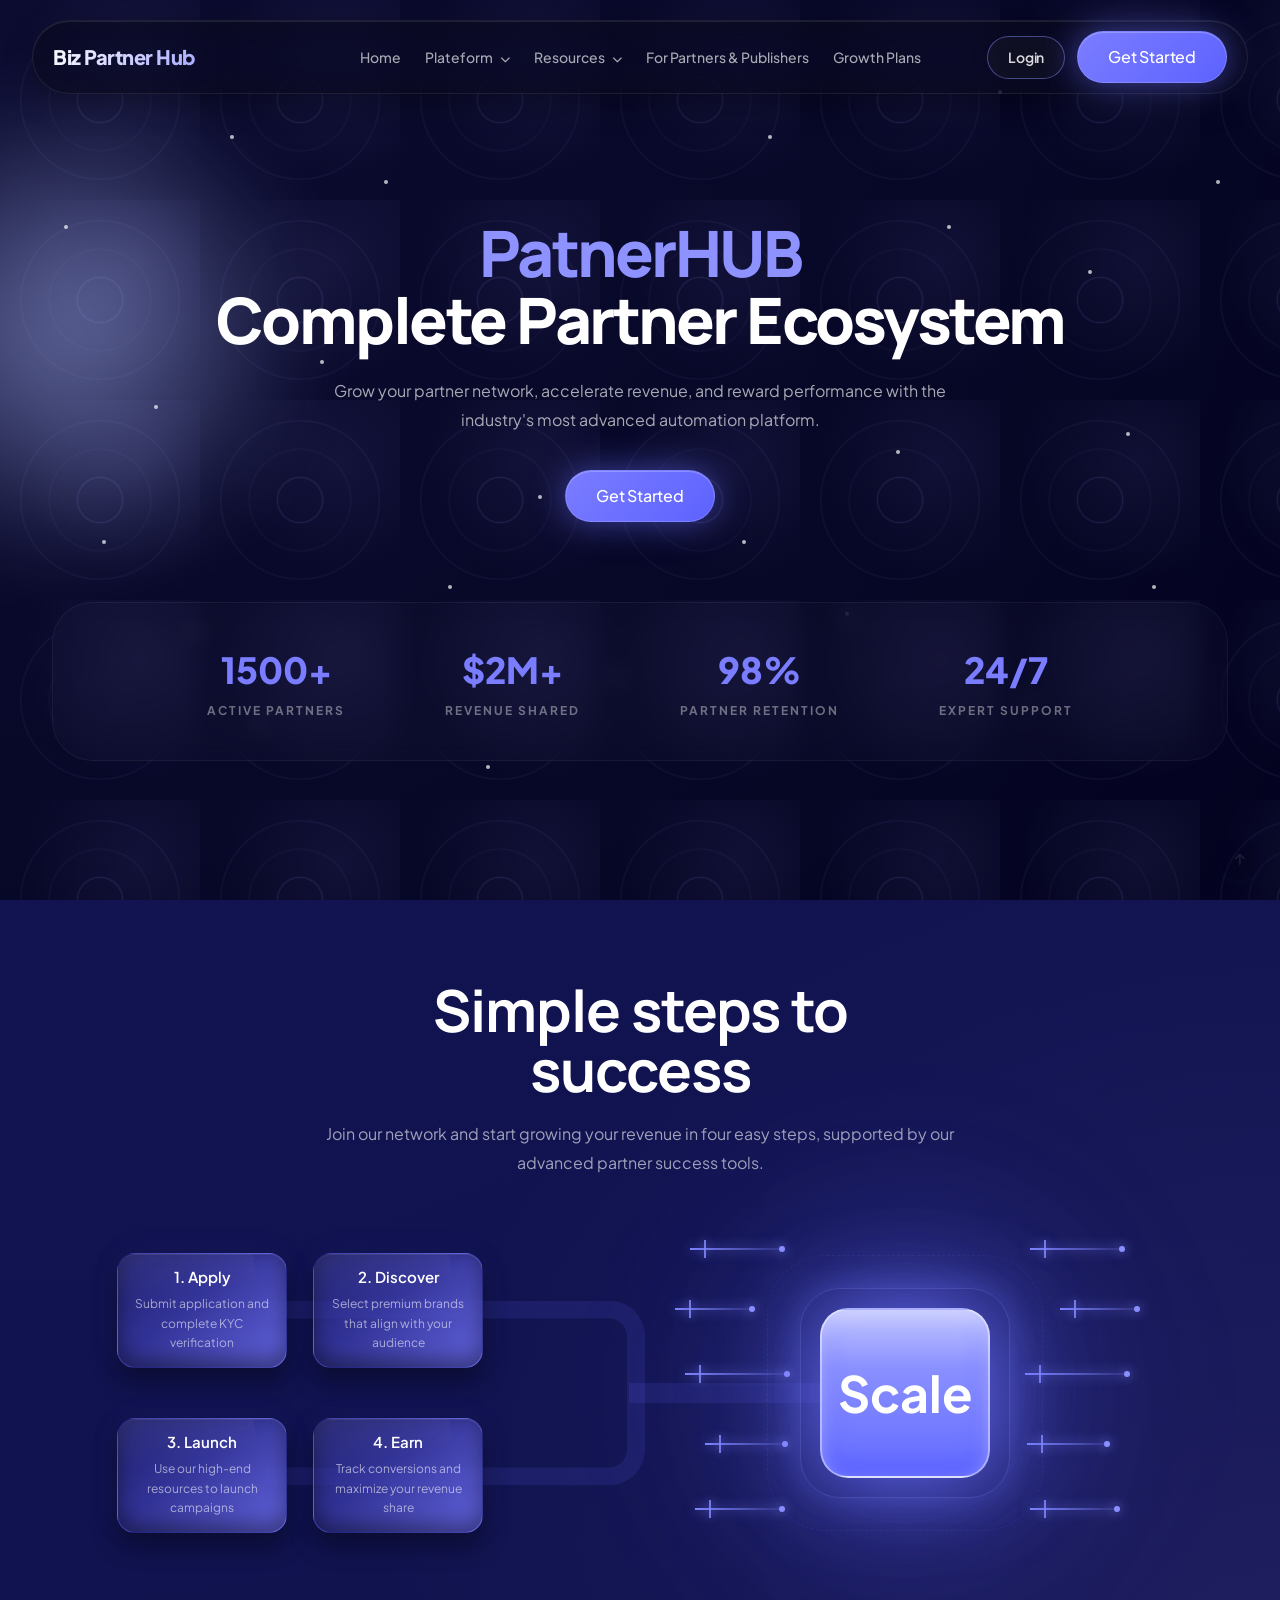
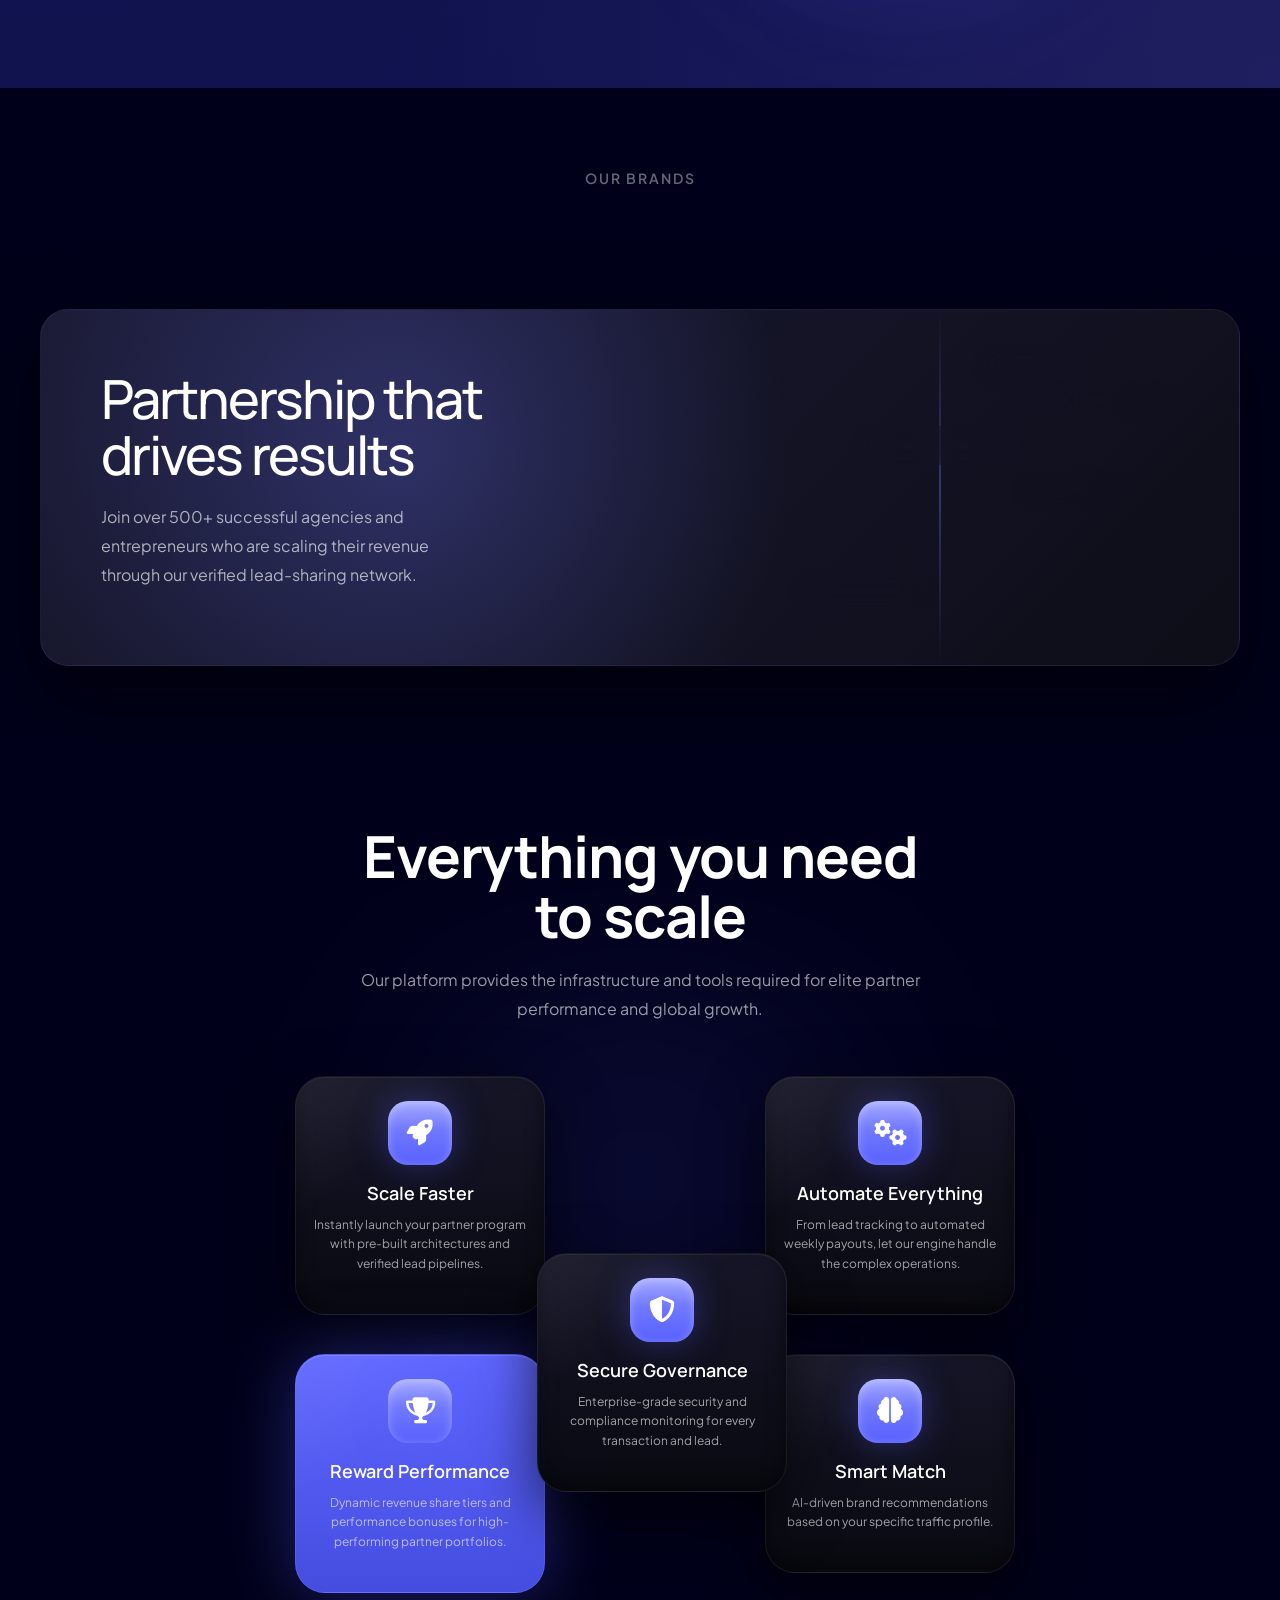
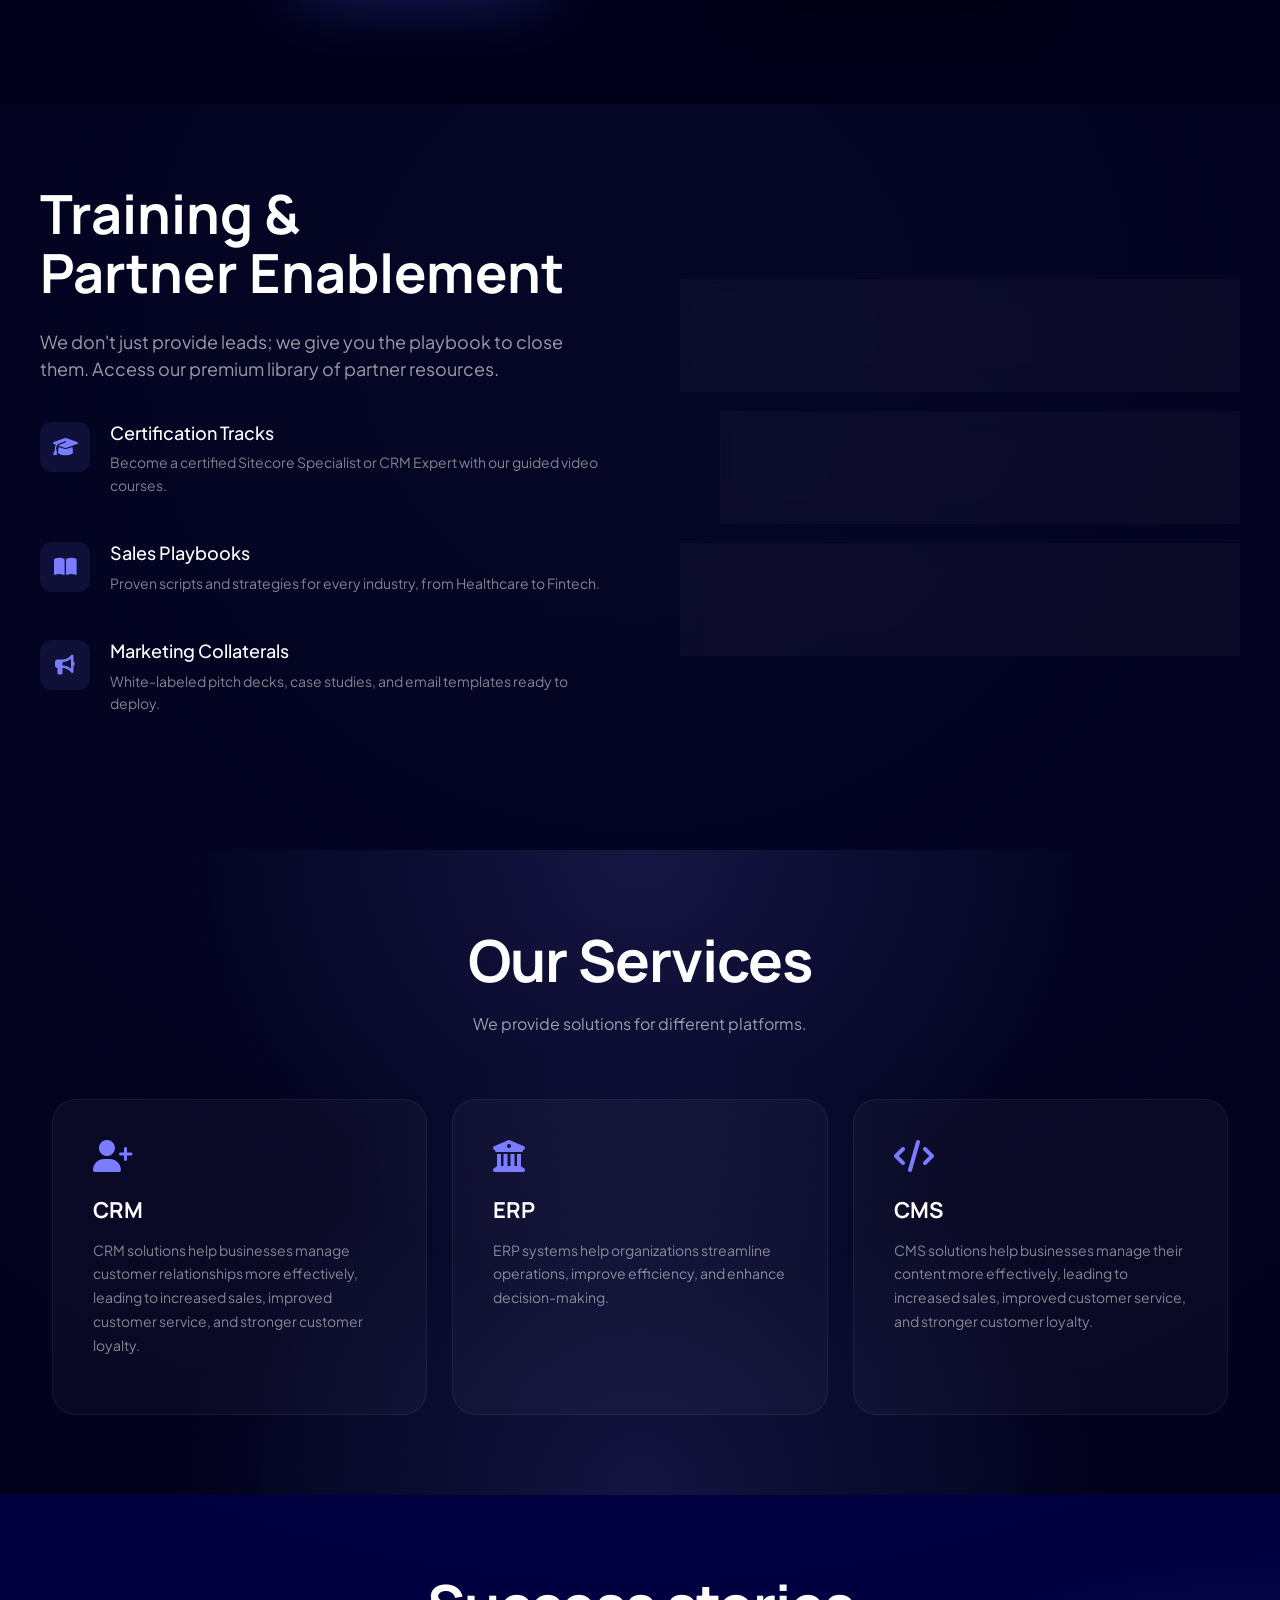
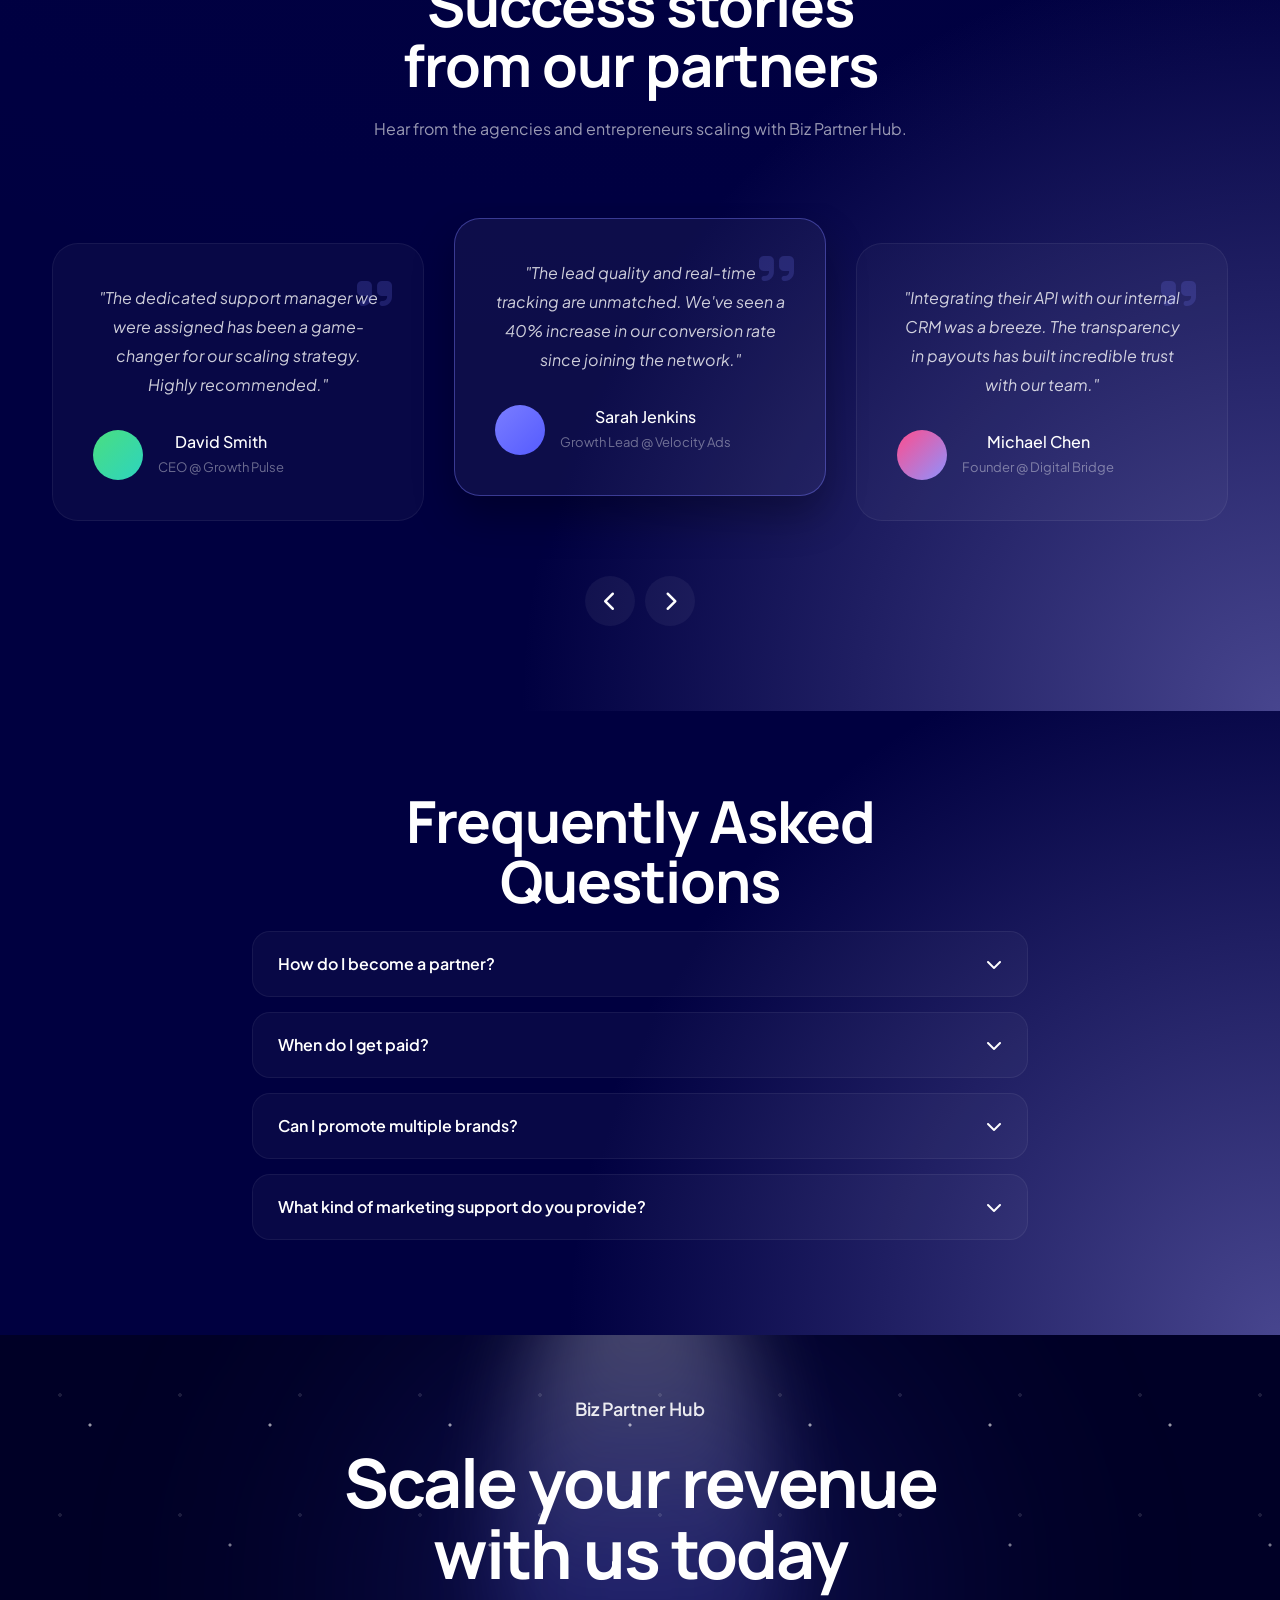
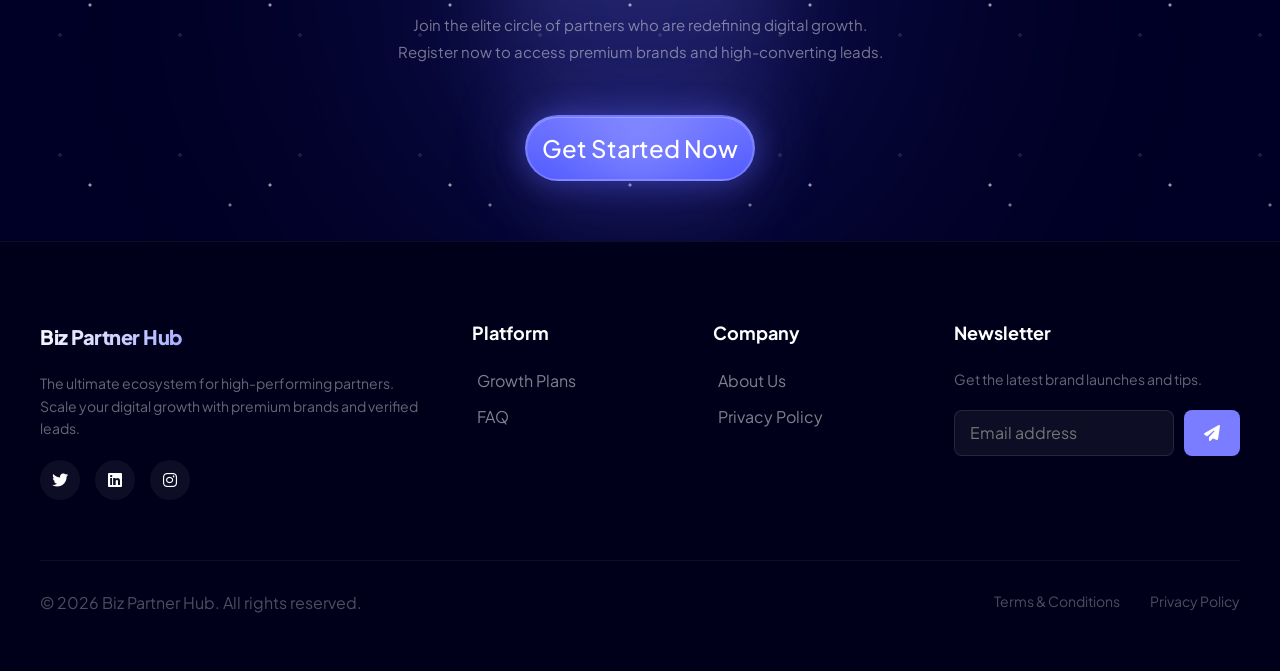
<file: index.html>
<!DOCTYPE html>
<html lang="en">

<head>
  <meta charset="UTF-8">
  <meta name="viewport" content="width=device-width, initial-scale=1.0">
  <title>Biz Partner Hub | Premium Partner Portal</title>
  <link href="https://fonts.googleapis.com/css2?family=Plus+Jakarta+Sans:wght@300;400;500;600;700;800&display=swap"
    rel="stylesheet">
  <link rel="stylesheet" href="https://cdnjs.cloudflare.com/ajax/libs/font-awesome/6.4.0/css/all.min.css">
  <!-- Owl Carousel 2 -->
  <link rel="stylesheet" href="https://cdnjs.cloudflare.com/ajax/libs/OwlCarousel2/2.3.4/assets/owl.carousel.min.css">
  <link rel="stylesheet"
    href="https://cdnjs.cloudflare.com/ajax/libs/OwlCarousel2/2.3.4/assets/owl.theme.default.min.css">

  <link href="https://cdn.jsdelivr.net/npm/bootstrap@5.3.3/dist/css/bootstrap.min.css" rel="stylesheet">

  <link rel="stylesheet" href="css/style.css">
</head>

<body>
  
  <header class="partner-navbar">
    <div class="navbar-container">
      <a href="#" class="logo-brand">
        <span>Biz Partner Hub</span>
      </a>

      <nav class="nav-links">
        <a href="index.html">Home</a>

        <div class="nav-item-dropdown">
          <a href="#" class="dropdown-trigger">Plateform <i class="fa-solid fa-chevron-down"></i></a>
          <div class="dropdown-menu">
            <!-- <a href="#partners"><i class="fa-solid fa-handshake"></i> Our Clients</a>
            <a href="#benefits"><i class="fa-solid fa-star"></i> Partner Benefits</a>
            <a href="#how-it-works"><i class="fa-solid fa-circle-play"></i> How It Works</a> -->

            <div class="plateform">
              <!-- LEFT SIDE -->
              <div class="plateform-left">
                <span class="tag">PLATFORM FEATURES</span>

                <h3>
                  One platform to power your partner ecosystem
                </h3>

                <!-- <a href="#" class="demo-btn">
                  <i class="fa-solid fa-play"></i>
                  Watch platform demo
                </a> -->
              </div>

              <!-- RIGHT SIDE -->
              <div class="plateform-right">

                <div class="plateform-feature-grid">

                  <div class="feature-card">
                    <div class="feature-card-icon-div">
                      <i class="fa-solid fa-user-plus"></i>
                      <p class="feature-card-number">01</p>
                    </div>
                    <h4>Recruit</h4>
                    <p>Attract high-quality partners</p>
                  </div>

                  <div class="feature-card">
                    <div class="feature-card-icon-div">
                      <i class="fa-solid fa-toggle-on"></i>
                      <p class="feature-card-number">02</p>
                    </div>
                    <h4>Activate</h4>
                    <p>Enable partner onboarding</p>
                  </div>

                  <div class="feature-card">
                    <div class="feature-card-icon-div">
                      <i class="fa-solid fa-chart-line"></i>
                      <p class="feature-card-number">03</p>
                    </div>
                    <h4>Track</h4>
                    <p>Monitor partner performance</p>
                  </div>

                  <div class="feature-card">
                    <div class="feature-card-icon-div">
                      <i class="fa-solid fa-coins"></i>
                      <p class="feature-card-number">04</p>
                    </div>
                    <h4>Rewards</h4>
                    <p>Manage rewards & payouts</p>
                  </div>

                  <div class="feature-card">
                    <div class="feature-card-icon-div">
                      <i class="fa-solid fa-gauge-high"></i>
                      <p class="feature-card-number">05</p>
                    </div>
                    <h4>Optimize</h4>
                    <p>Improve growth insights</p>
                  </div>

                </div>

                <!-- AI BOX -->
                <div class="ai-box">
                  <div class="ai-circle">AI</div>

                  <div class="ai-text">
                    <h3>Biz Partner Hub AI</h3>
                    <p>
                      Find the right partners, start the right conversations
                      and capture every opportunity.
                    </p>
                  </div>
                </div>

              </div>

            </div>
          </div>
        </div>
        <div class="nav-item-dropdown">
          <a href="#" class="dropdown-trigger">Resources <i class="fa-solid fa-chevron-down"></i></a>
          <div class="dropdown-menu">
            <a href="#expertise"><i class="fa-solid fa-book-open"></i> Guide Center</a>
          </div>
        </div>

        <!-- <div class="nav-item-dropdown">
          <a href="#solutions" class="dropdown-trigger">Solutions <i class="fa-solid fa-chevron-down"></i></a>
          <div class="dropdown-menu">
            <a href="service-detail.html"><i class="fa-solid fa-cart-shopping"></i> E-commerce Solutions</a>
            <a href="#"><i class="fa-solid fa-rocket"></i> SaaS & B2B Systems</a>
            <a href="#"><i class="fa-solid fa-building"></i> Real Estate Tech</a>
            <a href="#"><i class="fa-solid fa-vault"></i> Fintech Architect</a>
            <a href="#"><i class="fa-solid fa-robot"></i> AI Automation</a>
          </div>
        </div> -->
        <a href="#">For Partners & Publishers</a>
        <a href="pricing-plans.html">Growth Plans</a>
      </nav>

      <div class="nav-actions">
        <a href="./login.html" class="btn nav-login">Login</a>
        <!-- <a href="#" class="nav-demo-btn">Book Demo</a> -->
        <a href="register.html" class="btn btn-primary">Get Started</a>
      </div>

      <div class="menu-toggle">
        <i class="fa-solid fa-bars"></i>
      </div>
    </div>
  </header>

  <section class="hero citi-texture section-space">
    <div class="glow-left"></div>

    <div class="particles">
      <span style="left:8%; top:60%; animation-delay:1s;"></span>
      <span style="left:15%; top:70%; animation-delay:2s;"></span>
      <span style="left:25%; top:40%; animation-delay:3s;"></span>
      <span style="left:35%; top:65%; animation-delay:4s;"></span>
      <span style="left:55%; top:35%; animation-delay:5s;"></span>
      <span style="left:70%; top:50%; animation-delay:2s;"></span>
      <span style="left:85%; top:30%; animation-delay:4s;"></span>
      <span style="left:90%; top:65%; animation-delay:6s;"></span>
      <span style="left:5%; top:25%; animation-delay:1.5s;"></span>
      <span style="left:12%; top:45%; animation-delay:2.5s;"></span>
      <span style="left:20%; top:80%; animation-delay:3.5s;"></span>
      <span style="left:30%; top:20%; animation-delay:4.5s;"></span>
      <span style="left:42%; top:55%; animation-delay:5.5s;"></span>
      <span style="left:48%; top:75%; animation-delay:6.5s;"></span>
      <span style="left:60%; top:15%; animation-delay:2.2s;"></span>
      <span style="left:66%; top:68%; animation-delay:3.2s;"></span>
      <span style="left:74%; top:25%; animation-delay:4.2s;"></span>
      <span style="left:80%; top:78%; animation-delay:5.2s;"></span>
      <span style="left:88%; top:48%; animation-delay:6.2s;"></span>
      <span style="left:95%; top:20%; animation-delay:7s;"></span>
      <span style="left:18%; top:15%; animation-delay:2.8s;"></span>
      <span style="left:38%; top:85%; animation-delay:4.8s;"></span>
      <span style="left:58%; top:60%; animation-delay:3.8s;"></span>
      <span style="left:78%; top:10%; animation-delay:5.8s;"></span>
    </div>

    <div class="container">
      <div class="hero-content">
        <h1><span>PatnerHUB</span> <br> Complete Partner Ecosystem</h1>
        <p>
          Grow your partner network, accelerate revenue, and reward performance with the industry's most advanced
          automation platform.
        </p>
        <div class="buttons">
          <a href="register.html" class="btn btn-primary">Get Started</a>
          <a href="#" class="btn login-btn">Log in</a>
          <!-- <a href="login.html" class="btn">Partner Portal</a> -->
        </div>
      </div>

      <!-- Stats Section (New from Reference) -->
      <div class="stats-counter-bar">
        <div class="stat-box">
          <div class="num">1500+</div>
          <div class="label">Active Partners</div>
        </div>
        <div class="stat-box">
          <div class="num">$2M+</div>
          <div class="label">Revenue Shared</div>
        </div>
        <div class="stat-box">
          <div class="num">98%</div>
          <div class="label">Partner Retention</div>
        </div>
        <div class="stat-box">
          <div class="num">24/7</div>
          <div class="label">Expert Support</div>
        </div>
      </div>

    </div>
  </section>

  <section class="ai-platform-section section-space" id="how-it-works">
    <div class="ai-platform-container">
      <div class="foundation-header">
        <h2>Simple steps to success</h2>
        <p>
          Join our network and start growing your revenue in four easy steps, supported by our advanced partner success
          tools.
        </p>
      </div>

      <div class="incident-layout">
        <div class="incident-left-grid">
          <div class="mini-card card-a">
            <h4>1. Apply</h4>
            <p>Submit application and complete KYC verification</p>
          </div>

          <div class="mini-card card-b">
            <h4>2. Discover</h4>
            <p>Select premium brands that align with your audience</p>
          </div>

          <div class="mini-card card-c">
            <h4>3. Launch</h4>
            <p>Use our high-end resources to launch campaigns</p>
          </div>

          <div class="mini-card card-d">
            <h4>4. Earn</h4>
            <p>Track conversions and maximize your revenue share</p>
          </div>

          <div class="bridge-shape"></div>
          <div class="bridge-shape-two"></div>
        </div>

        <div class="incident-right-core">
          <div class="core-glow"></div>
          <div class="ring-line ring-line-1"></div>
          <div class="ring-line ring-line-2"></div>

          <div class="chip-core">
            <span>Scale</span>
          </div>

          <div class="wire wire-1"></div>
          <div class="wire wire-2"></div>
          <div class="wire wire-3"></div>
          <div class="wire wire-4"></div>
          <div class="wire wire-5"></div>
          <div class="wire wire-6"></div>
          <div class="wire wire-7"></div>
          <div class="wire wire-8"></div>
          <div class="wire wire-9"></div>
          <div class="wire wire-10"></div>
        </div>
      </div>
    </div>
  </section>

  <section class="partners-section section-space" id="partners">
    <div class="partners-wrapper">
      <section class="integrations-logos-section">
        <p
          style="color: rgba(255,255,255,0.4); font-size: 14px; font-weight: 600; text-transform: uppercase; letter-spacing: 2px;">
          Our Brands</p>
        <div class="integrations-logos-grid owl-carousel owl-theme">
          <span>SALESFORCE</span>
          <span>HUBSPOT</span>
          <span>SLACK</span>
          <span>MAILCHIMP</span>
          <span>ZAPIER</span>
          <span>SHOPIFY</span>
          <span>ADOBE</span>
          <span>INTERCOM</span>
          <span>STRIPE</span>
        </div>
      </section>

      <div class="issues-card">
        <div class="issues-left">
          <h2>Partnership that<br>drives results</h2>
          <p>
            Join over 500+ successful agencies and entrepreneurs who are scaling their revenue through our verified
            lead-sharing network.
          </p>
        </div>

        <div class="issues-right">
          <div class="timeline-line"></div>

          <div class="floating-node node-1">Global Reach</div>
          <div class="floating-node node-2 active">Premium Revenue Share</div>
          <div class="floating-node node-3">Dedicated Support</div>
          <div class="floating-node node-4">Real-time CRM</div>
          <div class="floating-node node-5">Verified Leads</div>
        </div>
      </div>
    </div>
  </section>

  <section class="foundation-section section-space" id="benefits">
    <div class="foundation-container">
      <div class="foundation-header">
        <h2>Everything you need <br> to scale</h2>
        <p>Our platform provides the infrastructure and tools required for elite partner performance and global growth.
        </p>
      </div>
      <div class="foundation-grid">
        <div class="foundation-card insights-card">
          <div class="icon-wrap">
            <div class="icon-box">
              <i class="fa-solid fa-rocket"></i>
            </div>
          </div>
          <h3>Scale Faster</h3>
          <p>Instantly launch your partner program with pre-built architectures and verified lead pipelines.</p>
        </div>

        <div class="foundation-card catalog-card">
          <div class="icon-wrap">
            <div class="icon-box">
              <i class="fa-solid fa-gears"></i>
            </div>
          </div>
          <h3>Automate Everything</h3>
          <p>From lead tracking to automated weekly payouts, let our engine handle the complex operations.</p>
        </div>

        <div class="foundation-card integrations-card active-card">
          <div class="icon-wrap">
            <div class="icon-box">
              <i class="fa-solid fa-trophy"></i>
            </div>
          </div>
          <h3>Reward Performance</h3>
          <p>Dynamic revenue share tiers and performance bonuses for high-performing partner portfolios.</p>
        </div>

        <div class="foundation-card workflows-card">
          <div class="icon-wrap">
            <div class="icon-box">
              <i class="fa-solid fa-shield-halved"></i>
            </div>
          </div>
          <h3>Secure Governance</h3>
          <p>Enterprise-grade security and compliance monitoring for every transaction and lead.</p>
        </div>

        <div class="foundation-card ai-card">
          <div class="icon-wrap">
            <div class="icon-box">
              <i class="fa-solid fa-brain"></i>
            </div>
          </div>
          <h3>Smart Match</h3>
          <p>AI-driven brand recommendations based on your specific traffic profile.</p>
        </div>
      </div>
    </div>
  </section>

  <section class="enablement-section section-space" id="enablement">
    <div class="enablement-container">
      <div class="enablement-content">
        <h2>Training & <br> Partner Enablement</h2>
        <p style="color: rgba(255,255,255,0.6); font-size: 18px;">We don't just provide leads; we give you the playbook
          to close them. Access our premium library of partner resources.</p>

        <div class="enablement-list">
          <div class="enablement-item">
            <div class="enablement-icon"><i class="fa-solid fa-graduation-cap"></i></div>
            <div class="enablement-text">
              <h4>Certification Tracks</h4>
              <p>Become a certified Sitecore Specialist or CRM Expert with our guided video courses.</p>
            </div>
          </div>
          <div class="enablement-item">
            <div class="enablement-icon"><i class="fa-solid fa-book-open"></i></div>
            <div class="enablement-text">
              <h4>Sales Playbooks</h4>
              <p>Proven scripts and strategies for every industry, from Healthcare to Fintech.</p>
            </div>
          </div>
          <div class="enablement-item">
            <div class="enablement-icon"><i class="fa-solid fa-bullhorn"></i></div>
            <div class="enablement-text">
              <h4>Marketing Collaterals</h4>
              <p>White-labeled pitch decks, case studies, and email templates ready to deploy.</p>
            </div>
          </div>
        </div>
        <!-- <a href="#" class="btn btn-primary">Browse Library</a> -->
      </div>

      <div class="enablement-visual">
        <div class="resource-card">
          <div class="resource-thumb"><i class="fa-solid fa-file-pdf"></i></div>
          <div class="resource-info">
            <h5>Biz Guide</h5>
            <span>PDF • 4.2 MB</span>
          </div>
          <a href="#" class="download-btn"><i class="fa-solid fa-download"></i></a>
        </div>

        <div class="resource-card" style="margin-left: 40px;">
          <div class="resource-thumb" style="color: #ff4d8d;"><i class="fa-solid fa-video"></i></div>
          <div class="resource-info">
            <h5>Biz Training</h5>
            <span>Video • 18:45</span>
          </div>
          <a href="#" class="download-btn"><i class="fa-solid fa-play"></i></a>
        </div>

        <div class="resource-card">
          <div class="resource-thumb" style="color: #4ade80;"><i class="fa-solid fa-file-powerpoint"></i></div>
          <div class="resource-info">
            <h5>Biz Pitch Deck</h5>
            <span>PPTX • 12.8 MB</span>
          </div>
          <a href="#" class="download-btn"><i class="fa-solid fa-download"></i></a>
        </div>
      </div>
    </div>
  </section>

  <section class="expertise-section section-space" id="expertise">
    <div class="container">
      <div class="foundation-header">
        <h2>Our Services</h2>
        <p>We provide solutions for different platforms.</p>
      </div>

      <div class="expertise-grid">
        <div class="expertise-card">
          <i class="fa-solid fa-user-plus"></i>
          <h3>CRM</h3>
          <p>CRM solutions help businesses manage customer relationships more effectively, leading to increased sales, improved customer service, and stronger customer loyalty.</p>
        </div>

        <div class="expertise-card">
          <i class="fa-solid fa-building-columns"></i>
          <h3>ERP</h3>
          <p>ERP systems help organizations streamline operations, improve efficiency, and enhance decision-making.</p>
        </div>

        <div class="expertise-card">
          <i class="fa-solid fa-code"></i>
          <h3>CMS</h3>
          <p>CMS solutions help businesses manage their content more effectively, leading to increased sales, improved customer service, and stronger customer loyalty.</p>
        </div>

      </div>
    </div>
  </section>

  <section class="testimonials-section section-space">
    <div class="container">
      <div class="foundation-header">
        <h2>Success stories <br> from our partners</h2>
        <p>Hear from the agencies and entrepreneurs scaling with Biz Partner Hub.</p>
      </div>

      <div class="testimonial-grid owl-carousel owl-theme">
        <div class="testimonial-card">
          <i class="fa-solid fa-quote-right quote-icon"></i>
          <p class="testimonial-text">"The lead quality and real-time tracking are unmatched. We've seen a 40% increase
            in our conversion rate since joining the network."</p>
          <div class="testimonial-author">
            <div class="author-avatar"></div>
            <div class="author-info">
              <h5>Sarah Jenkins</h5>
              <span>Growth Lead @ Velocity Ads</span>
            </div>
          </div>
        </div>

        <div class="testimonial-card">
          <i class="fa-solid fa-quote-right quote-icon"></i>
          <p class="testimonial-text">"Integrating their API with our internal CRM was a breeze. The transparency in
            payouts has built incredible trust with our team."</p>
          <div class="testimonial-author">
            <div class="author-avatar" style="background: linear-gradient(135deg, #ff4d8d, #8e92ff);"></div>
            <div class="author-info">
              <h5>Michael Chen</h5>
              <span>Founder @ Digital Bridge</span>
            </div>
          </div>
        </div>

        <div class="testimonial-card">
          <i class="fa-solid fa-quote-right quote-icon"></i>
          <p class="testimonial-text">"Access to premium fashion brands has completely changed our portfolio. The
            marketing assets provided are world-class."</p>
          <div class="testimonial-author">
            <div class="author-avatar" style="background: linear-gradient(135deg, #6366f1, #a855f7);"></div>
            <div class="author-info">
              <h5>Elena Rodriguez</h5>
              <span>Director @ Luxe Media</span>
            </div>
          </div>
        </div>

        <div class="testimonial-card">
          <i class="fa-solid fa-quote-right quote-icon"></i>
          <p class="testimonial-text">"The dedicated support manager we were assigned has been a game-changer for our
            scaling strategy. Highly recommended."</p>
          <div class="testimonial-author">
            <div class="author-avatar" style="background: linear-gradient(135deg, #4ade80, #2dd4bf);"></div>
            <div class="author-info">
              <h5>David Smith</h5>
              <span>CEO @ Growth Pulse</span>
            </div>
          </div>
        </div>
      </div>
    </div>
  </section>


  <section class="faq-section section-space" id="faq">
    <div class="container">
      <div class="foundation-header">
        <h2>Frequently Asked Questions</h2>
      </div>

      <div class="faq-item">
        <div class="faq-question">How do I become a partner? <i class="fa-solid fa-chevron-down"></i></div>
        <div class="faq-answer">Simply click on "Become a Partner" and fill out our application form. Once verified,
          you'll gain instant access to our brand dashboard.</div>
      </div>

      <div class="faq-item">
        <div class="faq-question">When do I get paid? <i class="fa-solid fa-chevron-down"></i></div>
        <div class="faq-answer">Payouts are processed weekly or monthly depending on your plan. Enterprise partners can
          access instant payout options.</div>
      </div>

      <div class="faq-item">
        <div class="faq-question">Can I promote multiple brands? <i class="fa-solid fa-chevron-down"></i></div>
        <div class="faq-answer">Yes! You can select and manage multiple brand campaigns simultaneously from your central
          partner dashboard.</div>
      </div>

      <div class="faq-item">
        <div class="faq-question">What kind of marketing support do you provide? <i
            class="fa-solid fa-chevron-down"></i>
        </div>
        <div class="faq-answer">We provide high-converting landing pages, ad creatives, copy templates, and real-time
          performance analytics for every brand.</div>
      </div>
    </div>
  </section>

  <section class="cta-section section-space">
    <div class="cta-bg-glow"></div>
    <div class="cta-beam"></div>
    <div class="cta-particles"></div>

    <div class="cta-container">
      <span class="cta-brand">Biz Partner Hub</span>
      <h2>Scale your revenue <br> with us today</h2>
      <p>
        Join the elite circle of partners who are redefining digital growth.
        <br>
        Register now to access premium brands and high-converting leads.
      </p>

      <a href="register.html" class="cta-btn">Get Started Now</a>
    </div>
  </section>

  <footer class="footer">
    <div class="footer-container">
      <div class="footer-col">
        <div class="logo-brand" style="margin-bottom: 20px;">
          <span>Biz Partner Hub</span>
        </div>
        <p style="color: rgba(255,255,255,0.4); line-height: 1.6; font-size: 14px;">
          The ultimate ecosystem for high-performing partners. Scale your digital growth with premium brands and
          verified leads.
        </p>
        <div class="social-links">
          <a href="#"><i class="fa-brands fa-twitter"></i></a>
          <a href="#"><i class="fa-brands fa-linkedin"></i></a>
          <a href="#"><i class="fa-brands fa-instagram"></i></a>
        </div>
      </div>

      <div class="footer-col">
        <h4>Platform</h4>
        <ul>
          <li><a href="pricing-plans.html">Growth Plans</a></li>
          <li><a href="#faq">FAQ</a></li>
        </ul>
      </div>

      <div class="footer-col">
        <h4>Company</h4>
        <ul>
          <li><a href="#">About Us</a></li>
          <li><a href="#">Privacy Policy</a></li>
        </ul>
      </div>

      <div class="footer-col">
        <h4>Newsletter</h4>
        <p style="color: rgba(255,255,255,0.4); font-size: 14px; margin-bottom: 20px;">Get the latest brand launches and
          tips.</p>
        <div style="display: flex; gap: 10px;">
          <input type="text" placeholder="Email address"
            style="background: rgba(255,255,255,0.05); border: 1px solid rgba(255,255,255,0.1); padding: 10px 15px; border-radius: 8px; color: white; width: 100%;">
          <button
            style="background: #7a7dff; border: none; padding: 10px 20px; border-radius: 8px; color: white; cursor: pointer;"><i
              class="fa-solid fa-paper-plane"></i></button>
        </div>
      </div>
    </div>

    <div class="footer-bottom">
      <p>&copy; 2026 Biz Partner Hub. All rights reserved.</p>
      <div style="display: flex; gap: 30px;">
        <a href="#" style="color: inherit; text-decoration: none;">Terms & Conditions</a>
        <a href="#" style="color: inherit; text-decoration: none;">Privacy Policy</a>
      </div>
    </div>
    <button id="scrollTopBtn">
      <i class="fa-solid fa-arrow-up"></i>
    </button>
  </footer>

  <script src="https://cdnjs.cloudflare.com/ajax/libs/jquery/3.6.0/jquery.min.js"></script>
  <script src="https://cdnjs.cloudflare.com/ajax/libs/OwlCarousel2/2.3.4/owl.carousel.min.js"></script>
  <script src="https://cdn.jsdelivr.net/npm/bootstrap@5.3.3/dist/js/bootstrap.bundle.min.js"></script>

  <script src="./js/main.js"></script>




</body>

</html>
</file>
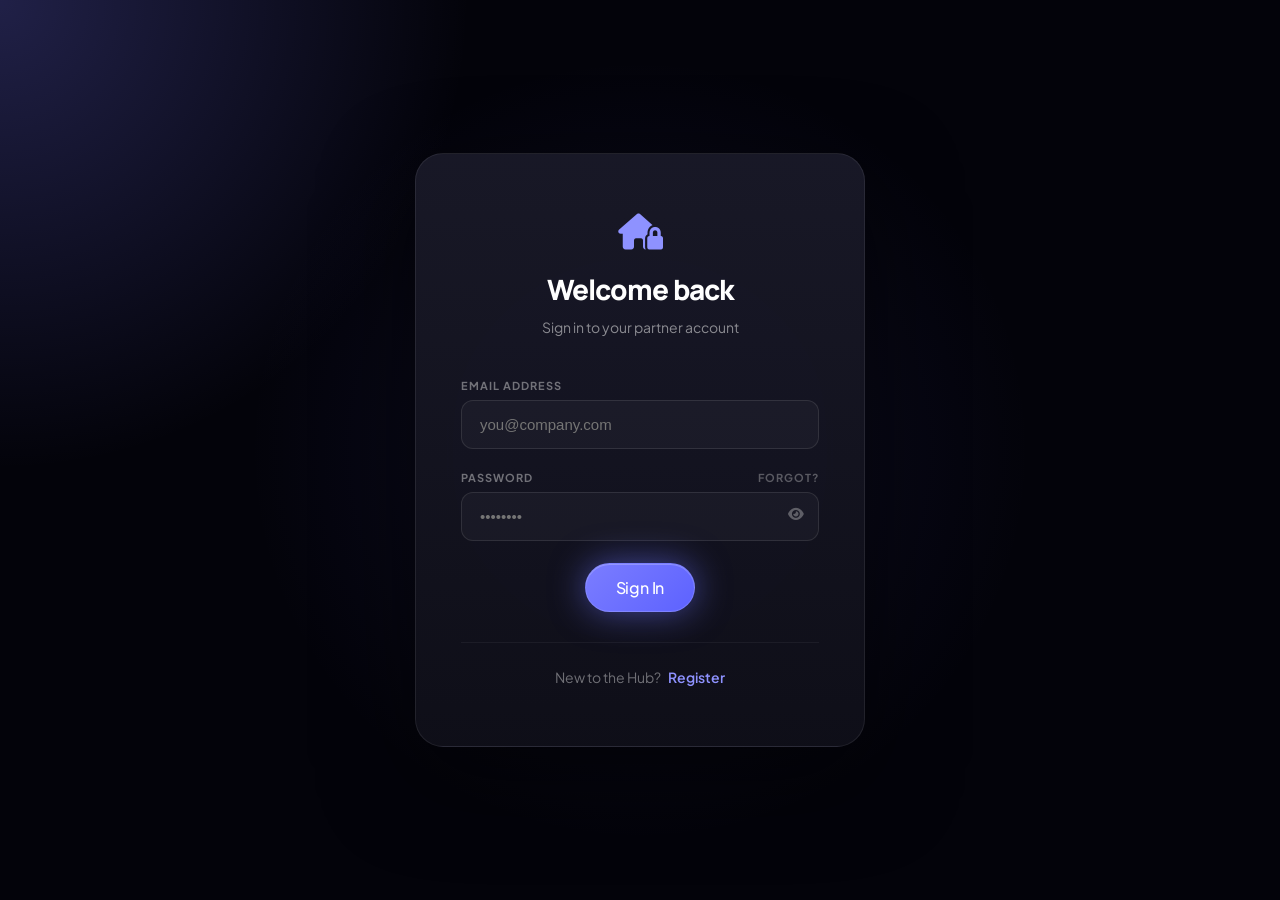
<file: login.html>
<!DOCTYPE html>
<html lang="en">
<head>
    <meta charset="UTF-8">
    <meta name="viewport" content="width=device-width, initial-scale=1.0">
    <title>Login | Biz Partner Hub</title>
    
    <!-- Google Fonts -->
    <link href="https://fonts.googleapis.com/css2?family=Plus+Jakarta+Sans:wght@300;400;500;600;700;800&display=swap" rel="stylesheet">
    
    <!-- Font Awesome -->
    <link rel="stylesheet" href="https://cdnjs.cloudflare.com/ajax/libs/font-awesome/6.4.0/css/all.min.css">
    
   <link rel="stylesheet" href="css/style.css">
</head>
<body>

    <div class="auth-body">
    <div class="auth-card">
        <div class="logo-area">
            <a href="index.html" style="color: inherit; text-decoration: none;">
                <i class="fa-solid fa-house-lock"></i>
                <h2>Welcome back</h2>
            </a>
            <p>Sign in to your partner account</p>
        </div>

        <form action="dashboard.html">
            <div class="form-group">
                <label>Email Address</label>
                <input type="email" placeholder="you@company.com" required>
            </div>
            
            <div class="form-group">
                <label>
                    Password
                    <a href="#" class="forgot-link">Forgot?</a>
                </label>
                <input type="password" placeholder="••••••••" id="login-pass" required>
                <i class="fa-solid fa-eye password-toggle" onclick="togglePass()"></i>
            </div>

            <button type="submit" class="btn btn-primary">Sign In</button>
        </form>

        <div class="auth-footer">
            New to the Hub? <a href="register.html">Register</a>
        </div>
    </div>
    </div>

    <script>
        function togglePass() {
            const pass = document.getElementById('login-pass');
            const icon = event.target;
            if (pass.type === 'password') {
                pass.type = 'text';
                icon.classList.replace('fa-eye', 'fa-eye-slash');
            } else {
                pass.type = 'password';
                icon.classList.replace('fa-eye-slash', 'fa-eye');
            }
        }
    </script>

</body>
</html>
</file>
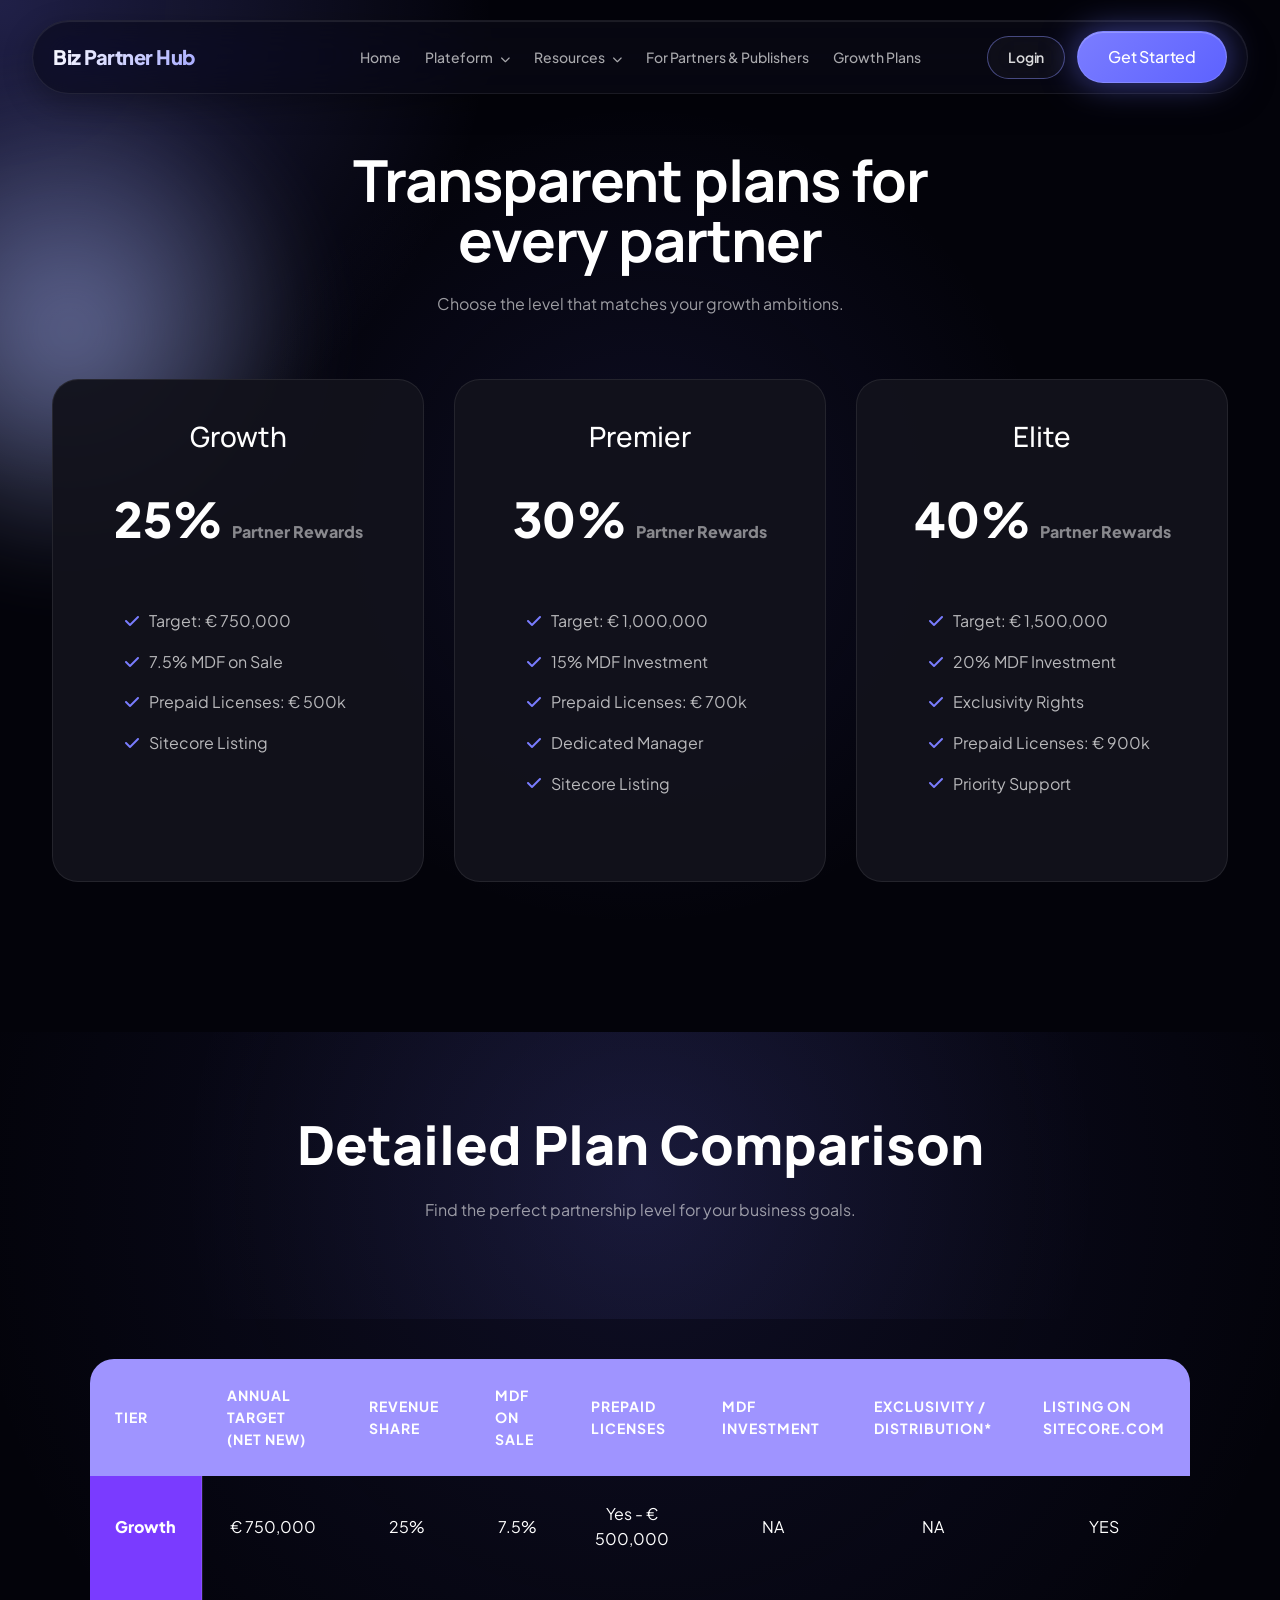
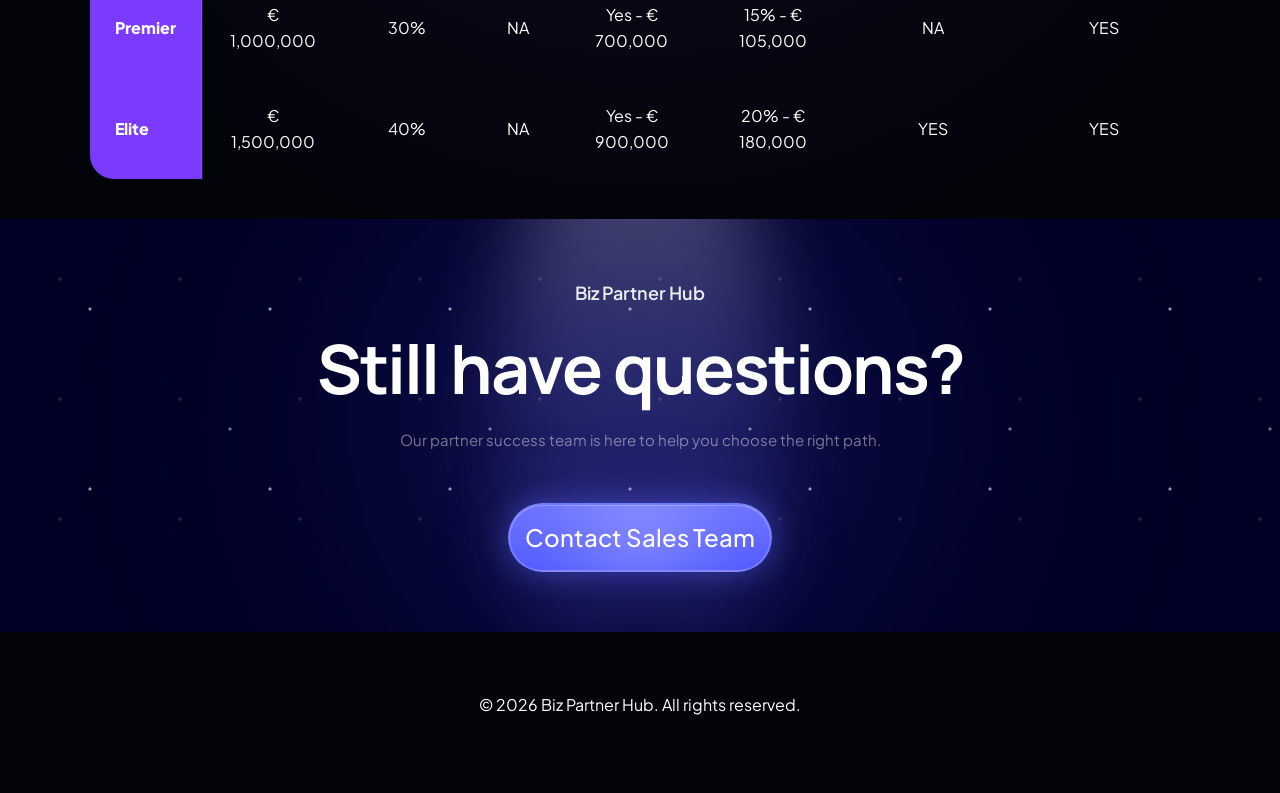
<file: pricing-plans.html>
<!DOCTYPE html>
<html lang="en">

<head>
    <meta charset="UTF-8">
    <meta name="viewport" content="width=device-width, initial-scale=1.0">
    <title>Growth Plans | Biz Partner Hub</title>
    <!-- Google Fonts -->
    <link href="https://fonts.googleapis.com/css2?family=Plus+Jakarta+Sans:wght@300;400;500;600;700;800&display=swap"
        rel="stylesheet">
    <!-- Font Awesome -->
    <link rel="stylesheet" href="https://cdnjs.cloudflare.com/ajax/libs/font-awesome/6.4.0/css/all.min.css">
    <link href="https://cdn.jsdelivr.net/npm/bootstrap@5.3.3/dist/css/bootstrap.min.css" rel="stylesheet">
    <link rel="stylesheet" href="./css/style.css">
</head>

<body>
    <section class="pricing-body">
        <header class="partner-navbar">
            <div class="navbar-container">
                <a href="./index.html" class="logo-brand">
                    <span>Biz Partner Hub</span>
                </a>

                <nav class="nav-links">
                    <a href="./index.html">Home</a>

                    <div class="nav-item-dropdown">
                        <a href="#" class="dropdown-trigger">Plateform <i class="fa-solid fa-chevron-down"></i></a>
                        <div class="dropdown-menu">
                            <div class="plateform">
                                <!-- LEFT SIDE -->
                                <div class="plateform-left">
                                    <span class="tag">PLATFORM FEATURES</span>
                                    <h3>
                                        One platform to power your partner ecosystem
                                    </h3>
                                </div>

                                <!-- RIGHT SIDE -->
                                <div class="plateform-right">
                                    <div class="plateform-feature-grid">
                                        <div class="feature-card">
                                            <div class="feature-card-icon-div">
                                                <i class="fa-solid fa-user-plus"></i>
                                                <p class="feature-card-number">01</p>
                                            </div>
                                            <h4>Recruit</h4>
                                            <p>Attract high-quality partners</p>
                                        </div>
                                        <div class="feature-card">
                                            <div class="feature-card-icon-div">
                                                <i class="fa-solid fa-toggle-on"></i>
                                                <p class="feature-card-number">02</p>
                                            </div>
                                            <h4>Activate</h4>
                                            <p>Enable partner onboarding</p>
                                        </div>

                                        <div class="feature-card">
                                            <div class="feature-card-icon-div">
                                                <i class="fa-solid fa-chart-line"></i>
                                                <p class="feature-card-number">03</p>
                                            </div>
                                            <h4>Track</h4>
                                            <p>Monitor partner performance</p>
                                        </div>

                                        <div class="feature-card">
                                            <div class="feature-card-icon-div">
                                                <i class="fa-solid fa-coins"></i>
                                                <p class="feature-card-number">04</p>
                                            </div>
                                            <h4>Rewards</h4>
                                            <p>Manage rewards & payouts</p>
                                        </div>

                                        <div class="feature-card">
                                            <div class="feature-card-icon-div">
                                                <i class="fa-solid fa-gauge-high"></i>
                                                <p class="feature-card-number">05</p>
                                            </div>
                                            <h4>Optimize</h4>
                                            <p>Improve growth insights</p>
                                        </div>

                                    </div>

                                    <!-- AI BOX -->
                                    <div class="ai-box">
                                        <div class="ai-circle">AI</div>

                                        <div class="ai-text">
                                            <h3>Biz Partner Hub AI</h3>
                                            <p>
                                                Find the right partners, start the right conversations
                                                and capture every opportunity.
                                            </p>
                                        </div>
                                    </div>

                                </div>

                            </div>
                        </div>
                    </div>
                    <div class="nav-item-dropdown">
                        <a href="#" class="dropdown-trigger">Resources <i class="fa-solid fa-chevron-down"></i></a>
                        <div class="dropdown-menu">
                            <a href="#expertise"><i class="fa-solid fa-book-open"></i> Guide Center</a>
                        </div>
                    </div>
                    <a href="#">For Partners & Publishers</a>
                    <a href="pricing-plans.html">Growth Plans</a>
                </nav>

                <div class="nav-actions">
                    <a href="./login.html" class="btn nav-login">Login</a>
                    <a href="register.html" class="btn btn-primary">Get Started</a>
                </div>

                <div class="menu-toggle">
                    <i class="fa-solid fa-bars"></i>
                </div>
            </div>
        </header>
        <main>
            <section class="pricing-section" id="pricing">
                <div class="container">
                    <div class="foundation-header">
                        <h2>Transparent plans for every partner</h2>
                        <p>Choose the level that matches your growth ambitions.</p>
                    </div>

                    <div class="pricing-grid">
                        <div class="pricing-card">
                            <h3>Growth</h3>
                            <div class="price">25% <span>Partner Rewards</span></div>
                            <ul class="pricing-features">
                                <li><i class="fa-solid fa-check"></i> Target: € 750,000</li>
                                <li><i class="fa-solid fa-check"></i> 7.5% MDF on Sale</li>
                                <li><i class="fa-solid fa-check"></i> Prepaid Licenses: € 500k</li>
                                <li><i class="fa-solid fa-check"></i> Sitecore Listing</li>
                            </ul>
                            <!-- <a href="pricing-plans.html" class="btn">Join Growth</a> -->
                        </div>

                        <div class="pricing-card popular">
                            <h3>Premier</h3>
                            <div class="price">30% <span>Partner Rewards</span></div>
                            <ul class="pricing-features">
                                <li><i class="fa-solid fa-check"></i> Target: € 1,000,000</li>
                                <li><i class="fa-solid fa-check"></i> 15% MDF Investment</li>
                                <li><i class="fa-solid fa-check"></i> Prepaid Licenses: € 700k</li>
                                <li><i class="fa-solid fa-check"></i> Dedicated Manager</li>
                                <li><i class="fa-solid fa-check"></i> Sitecore Listing</li>
                            </ul>
                            <!-- <a href="pricing-plans.html" class="btn btn-primary">Join Premier</a> -->
                        </div>

                        <div class="pricing-card">
                            <h3>Elite</h3>
                            <div class="price">40% <span>Partner Rewards</span></div>
                            <ul class="pricing-features">
                                <li><i class="fa-solid fa-check"></i> Target: € 1,500,000</li>
                                <li><i class="fa-solid fa-check"></i> 20% MDF Investment</li>
                                <li><i class="fa-solid fa-check"></i> Exclusivity Rights</li>
                                <li><i class="fa-solid fa-check"></i> Prepaid Licenses: € 900k</li>
                                <li><i class="fa-solid fa-check"></i> Priority Support</li>
                            </ul>
                            <!-- <a href="pricing-plans.html" class="btn">Join Elite</a> -->
                        </div>
                    </div>
                </div>
            </section>

            <section class="pricing-hero">
                <div class="glow-left"></div>
                <h1>Detailed Plan Comparison</h1>
                <p style="color: var(--muted-text);">Find the perfect partnership level for your business goals.</p>
            </section>

            <div class="comparison-table-wrapper">
                <table>
                    <thead>
                        <tr>
                            <th class="tier-header-cell">Tier</th>
                            <th class="tier-header-cell">Annual Target (Net New)</th>
                            <th class="tier-header-cell">Revenue Share</th>
                            <th class="tier-header-cell">MDF on Sale</th>
                            <th class="tier-header-cell">Prepaid Licenses</th>
                            <th class="tier-header-cell">MDF Investment</th>
                            <th class="tier-header-cell">Exclusivity / Distribution*</th>
                            <th class="tier-header-cell">Listing on Sitecore.com</th>
                        </tr>
                    </thead>
                    <tbody>
                        <tr>
                            <td class="tier-side-cell">Growth</td>
                            <td class="tier-col">€ 750,000</td>
                            <td class="tier-col">25%</td>
                            <td class="tier-col">7.5%</td>
                            <td class="tier-col">Yes - € 500,000</td>
                            <td class="tier-col">NA</td>
                            <td class="tier-col">NA</td>
                            <td class="tier-col">YES</td>
                        </tr>
                        <tr>
                            <td class="tier-side-cell">Premier</td>
                            <td class="tier-col">€ 1,000,000</td>
                            <td class="tier-col">30%</td>
                            <td class="tier-col">NA</td>
                            <td class="tier-col">Yes - € 700,000</td>
                            <td class="tier-col">15% - € 105,000</td>
                            <td class="tier-col">NA</td>
                            <td class="tier-col">YES</td>
                        </tr>
                        <tr>
                            <td class="tier-side-cell">Elite</td>
                            <td class="tier-col">€ 1,500,000</td>
                            <td class="tier-col">40%</td>
                            <td class="tier-col">NA</td>
                            <td class="tier-col">Yes - € 900,000</td>
                            <td class="tier-col">20% - € 180,000</td>
                            <td class="tier-col">YES</td>
                            <td class="tier-col">YES</td>
                        </tr>
                    </tbody>
                </table>
            </div>

            <section class="cta-section">
                <div class="cta-bg-glow"></div>
                <div class="cta-beam"></div>
                <div class="cta-particles"></div>

                <div class="cta-container">
                    <span class="cta-brand">Biz Partner Hub</span>
                    <h2>Still have questions? </h2>
                    <p>
                        Our partner success team is here to help you choose the right path.
                    </p>
                    <a href="#" class="cta-btn">Contact Sales Team</a>
                </div>
            </section>
        </main>

        <footer
            style="padding: 60px 20px; text-align: center; border-top: 1px solid var(--glass-border); color: var(--text-muted); font-size: 14px;">
            <p>&copy; 2026 Biz Partner Hub. All rights reserved.</p>
        </footer>
    </section>
    <script src="https://cdnjs.cloudflare.com/ajax/libs/jquery/3.6.0/jquery.min.js"></script>
    <script src="https://cdnjs.cloudflare.com/ajax/libs/OwlCarousel2/2.3.4/owl.carousel.min.js"></script>
    <script src="https://cdn.jsdelivr.net/npm/bootstrap@5.3.3/dist/js/bootstrap.bundle.min.js"></script>

    <script src="./js/main.js"></script>
</body>

</html>
</file>
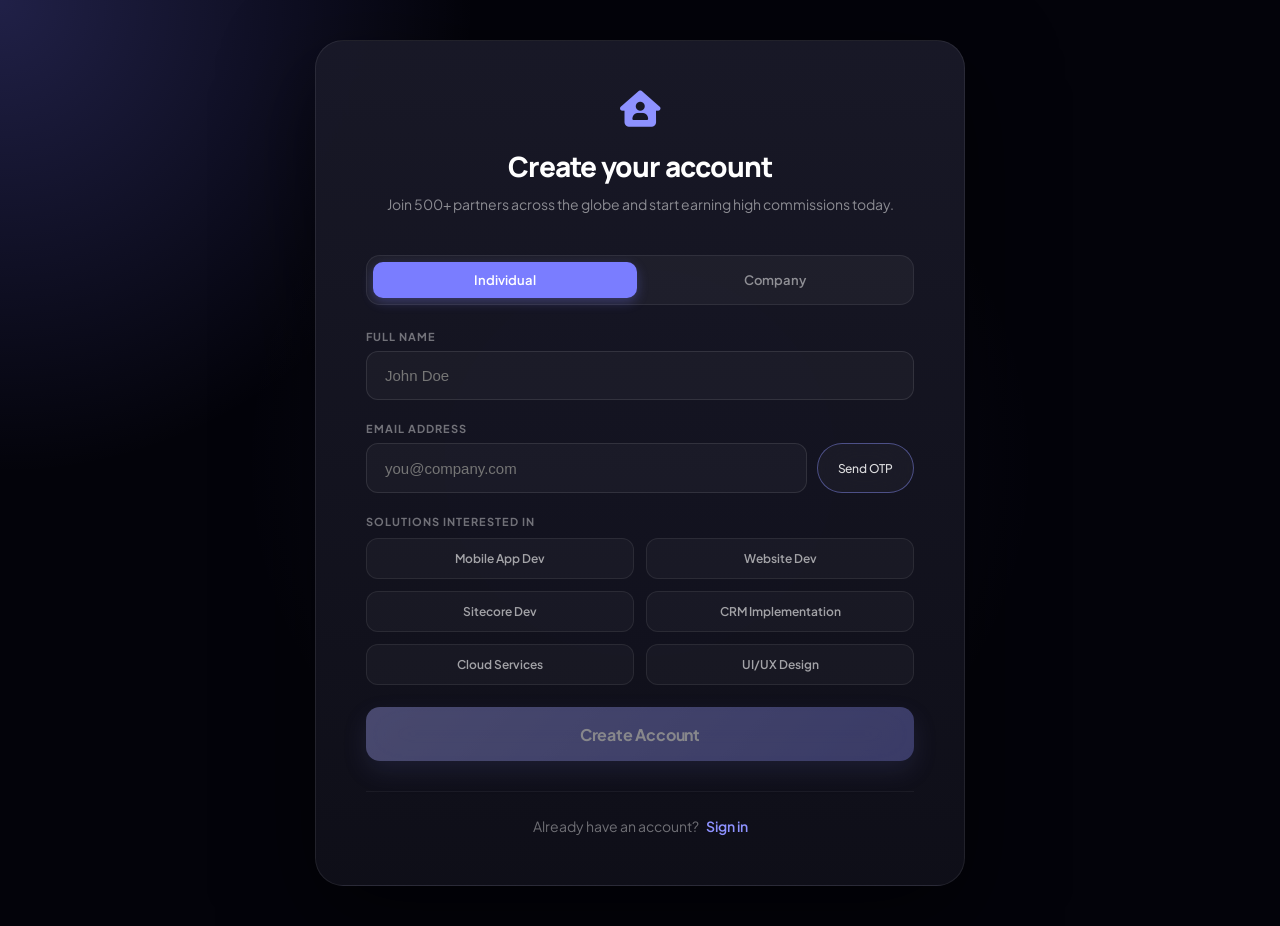
<file: register.html>
<!DOCTYPE html>
<html lang="en">

<head>
    <meta charset="UTF-8">
    <meta name="viewport" content="width=device-width, initial-scale=1.0">
    <title>Become a Partner | Biz Partner Hub</title>

    <!-- Google Fonts -->
    <link href="https://fonts.googleapis.com/css2?family=Plus+Jakarta+Sans:wght@300;400;500;600;700;800&display=swap"
        rel="stylesheet">

    <!-- Font Awesome -->
    <link rel="stylesheet" href="https://cdnjs.cloudflare.com/ajax/libs/font-awesome/6.4.0/css/all.min.css">

    <link rel="stylesheet" href="css/style.css">
</head>

<body class="register-body">

    <div class="register-card">
        <div class="logo-area">
            <i class="fa-solid fa-house-user"></i>
            <h2 id="step-title">Create your account</h2>
            <p id="step-desc">Join 500+ partners across the globe and start earning high commissions today.</p>
        </div>

        <div class="progress-container" id="progress-container">
            <div class="progress-bar" id="progress-bar"></div>
        </div>

        <form id="registrationForm">
            <!-- Step 0: Registration Form -->
            <div class="form-step active" id="step-0">
                <div class="radio-group">
                    <label class="radio-option">
                        <input type="radio" name="account_type" value="individual" checked
                            onclick="toggleCompanyField('individual')">
                        Individual
                    </label>
                    <label class="radio-option">
                        <input type="radio" name="account_type" value="company"
                            onclick="toggleCompanyField('company')">
                        Company
                    </label>
                </div>

                <div class="form-group">
                    <label>Full Name</label>
                    <input type="text" placeholder="John Doe" id="reg-name" required>
                </div>

                <div class="form-group">
                    <label>Email Address</label>
                    <div style="display: flex; gap: 10px;">
                        <input type="email" placeholder="you@company.com" id="reg-email" required style="flex: 1;">
                        <button type="button" class="btn btn-secondary"
                            style="width: auto; padding: 0 20px; font-size: 12px; height: 50px; white-space: nowrap;"
                            id="send-otp-btn" onclick="sendOTP()">Send OTP</button>
                    </div>
                </div>

                <div class="form-group" id="otp-field-wrap" style="display: none; max-width: 350px;">
                    <label>Enter 6-Digit OTP</label>
                    <div style="display: flex; gap: 8px; margin-bottom: 8px;">
                        <input type="text" placeholder="123456" id="reg-otp"
                            style="flex: 1; letter-spacing: 5px; text-align: center; font-weight: 800; padding: 10px 12px; font-size: 14px;">
                        <button type="button" class="btn"
                            style="width: auto; padding: 0 15px; font-size: 11px; height: 42px; background: #4ade80;"
                            id="verify-otp-btn" onclick="verifyInlineOTP()">Verify</button>
                    </div>
                    <small style="color: #4ade80; display: none; font-weight: 700; font-size: 11px;"
                        id="otp-success-msg"><i class="fa-solid fa-circle-check"></i> Email Verified
                        Successfully</small>
                </div>

                <div class="form-group" id="company-field-wrap" style="display: none;">
                    <label>Company Name</label>
                    <input type="text" placeholder="Your company name" id="reg-company-init">
                </div>

                <div class="form-group">
                    <label>Solutions Interested In</label>
                    <div class="brand-selection" style="grid-template-columns: repeat(2, 1fr);">
                        <div class="brand-pill" onclick="this.classList.toggle('selected')">Mobile App Dev</div>
                        <div class="brand-pill" onclick="this.classList.toggle('selected')">Website Dev</div>
                        <div class="brand-pill" onclick="this.classList.toggle('selected')">Sitecore Dev</div>
                        <div class="brand-pill" onclick="this.classList.toggle('selected')">CRM Implementation</div>
                        <div class="brand-pill" onclick="this.classList.toggle('selected')">Cloud Services</div>
                        <div class="brand-pill" onclick="this.classList.toggle('selected')">UI/UX Design</div>
                    </div>
                </div>

                <button type="button" class="btn" id="create-acc-btn" onclick="submitApp()" disabled
                    style="opacity: 0.5; cursor: not-allowed;">Create Account</button>
                
                <div class="auth-footer">
                    Already have an account? <a href="login.html">Sign in</a>
                </div>
            </div>

            <!-- Success Step -->
            <div class="form-step text-center" id="step-success">
                <div style="width: 80px; height: 80px; background: rgba(74, 222, 128, 0.1); border-radius: 50%; display: flex; align-items: center; justify-content: center; margin: 0 auto 25px; color: #4ade80; font-size: 32px; box-shadow: 0 0 30px rgba(74, 222, 128, 0.2);">
                    <i class="fa-solid fa-check"></i>
                </div>
                <h3 style="margin-bottom: 10px; font-size: 24px;">Account Created Successfully</h3>
                <p style="color: rgba(255,255,255,0.6); line-height: 1.6; margin-bottom: 30px;">
                    Welcome to the Biz Partner Hub! Your account is now active. You can start exploring the
                    ecosystem and managing your partner profile.
                </p>
                <a href="index.html" class="btn">Go to Dashboard</a>
            </div>
        </form>
    </div>

    <script>
        function toggleCompanyField(type) {
            const wrap = document.getElementById('company-field-wrap');
            const input = document.getElementById('reg-company-init');

            if (type === 'company') {
                wrap.style.display = 'block';
                input.setAttribute('required', 'true');
            } else {
                wrap.style.display = 'none';
                input.removeAttribute('required');
                input.value = '';
            }
        }

        function showSuccessToast(msg) {
            const toast = document.createElement('div');
            toast.className = 'success-toast';
            toast.innerHTML = `<i class="fa-solid fa-circle-check" style="font-size: 20px;"></i> <span>${msg}</span>`;
            document.body.appendChild(toast);
            setTimeout(() => toast.classList.add('active'), 100);
            setTimeout(() => {
                toast.classList.remove('active');
                setTimeout(() => toast.remove(), 600);
            }, 4000);
        }

        function sendOTP() {
            const btn = document.getElementById('send-otp-btn');
            const otpWrap = document.getElementById('otp-field-wrap');

            btn.innerText = "Resend";
            otpWrap.style.display = 'block';
            // Simulation
            console.log("OTP Sent: 123456");
            alert("A simulation OTP has been sent to your email!");
        }

        function verifyInlineOTP() {
            const successMsg = document.getElementById('otp-success-msg');
            const createBtn = document.getElementById('create-acc-btn');
            const otpInput = document.getElementById('reg-otp');
            const verifyBtn = document.getElementById('verify-otp-btn');

            if (otpInput.value.length === 6) {
                successMsg.style.display = 'block';
                createBtn.disabled = false;
                createBtn.style.opacity = '1';
                createBtn.style.cursor = 'pointer';

                // Lock fields
                document.getElementById('reg-email').readOnly = true;
                otpInput.readOnly = true;
                verifyBtn.style.display = 'none';
            } else {
                alert("Please enter a valid 6-digit OTP");
            }
        }

        function submitApp() {
            // Switch Steps
            document.querySelectorAll('.form-step').forEach(s => s.classList.remove('active'));
            document.getElementById('step-success').classList.add('active');

            // Update Title/Desc
            document.getElementById('step-title').innerText = "Welcome Aboard";
            document.getElementById('step-desc').innerText = "Your journey with Biz Partner Hub starts here.";
            
            // Success Toast
            showSuccessToast("Account Created Successfully!");
            
            window.scrollTo({ top: 0, behavior: 'smooth' });
        }
    </script>
</body>

</html>
</file>
<file: css/style.css>
@import "root.css";

.citi-texture {
    background-image: radial-gradient(circle at 70% 30%, rgba(103, 100, 177, 0.118) 0%, transparent 60%),
        radial-gradient(circle at center, transparent 0, transparent 15%, rgba(103, 100, 177, 0.188) 16%, transparent 17%),
        radial-gradient(circle at center, transparent 0, transparent 35%, rgba(103, 100, 177, 0.074) 36%, transparent 37%),
        radial-gradient(circle at center, transparent 0, transparent 55%, rgba(103, 100, 177, 0.104) 56%, transparent 57%);

    /* background: radial-gradient(circle at bottom right, rgba(103, 100, 177, 0.69), transparent 50%), #0101579f;
    background-size: 150px 150px; */


    /* background: radial-gradient(circle at bottom right, rgb(103 100 177 / 76%), transparent 60%), #0101579f; */
    background-size: 200px 200px;
    position: relative;
}

.particles {
    position: absolute;
    inset: 0;
    overflow: hidden;
    z-index: 0;
}

.particles span {
    position: absolute;
    width: 4px;
    height: 4px;
    background: rgba(255, 255, 255, 0.7);
    border-radius: 50%;
    animation: float 8s linear infinite;
}

@keyframes float {
    0% {
        transform: translateY(0px);
        opacity: 0;
    }

    50% {
        opacity: 1;
    }

    100% {
        transform: translateY(-120px);
        opacity: 0;
    }
}

.container {
    width: 100%;
    max-width: 1200px;
    margin: auto;
    position: relative;
    z-index: 2;
    text-align: center;
}

.hero-content {
    margin-bottom: 60px;
}

.hero h1 {
    font-size: 64px;
    line-height: 1.05;
    font-weight: 800;
    margin-bottom: 24px;
    /* letter-spacing: -2px; */
}

.hero h1 span {
    color: #8e92ff;
}

.hero p {
    max-width: 650px;
    margin: auto;
    color: rgba(255, 255, 255, 0.65);
    line-height: 1.8;
    font-size: 16px;
}

.buttons {
    display: flex;
    justify-content: center;
    gap: 18px;
    margin-top: 35px;
    flex-wrap: wrap;
}


.partners-section {
    background: var(--bg-primary);
}

.partners-wrapper {
    width: 100%;
    max-width: 1200px;
    margin: auto;
}

.partners-logos {
    display: flex;
    justify-content: center;
    gap: 60px;
    flex-wrap: wrap;
    padding-bottom: 50px;
    color: rgba(255, 255, 255, 0.8);
    font-weight: 700;
    letter-spacing: 0.5px;
    font-size: 18px;
}

.issues-card {
    background: linear-gradient(135deg, rgba(28, 28, 55, 0.95), rgba(14, 14, 24, 0.95));
    border-radius: 28px;
    border: 1px solid rgba(130, 135, 255, 0.12);
    display: grid;
    grid-template-columns: 1fr 1fr;
    overflow: hidden;
    min-height: 320px;
    box-shadow: 0 30px 80px rgba(0, 0, 0, 0.55);
    position: relative;
}

.issues-card::before {
    content: '';
    position: absolute;
    inset: 0;
    background: radial-gradient(circle at 30% 40%, rgba(110, 118, 255, 0.28), transparent 45%);
    pointer-events: none;
}

.issues-left {
    padding: 60px;
    display: flex;
    justify-content: center;
    flex-direction: column;
    position: relative;
    z-index: 2;
}

.issues-left h2 {
    font-size: 54px;
    line-height: 1.05;
    margin-bottom: 20px;
    letter-spacing: -2px;
}

.issues-left p {
    color: rgba(255, 255, 255, 0.65);
    max-width: 340px;
    line-height: 1.8;
}

.issues-right {
    position: relative;
    overflow: hidden;
}

.timeline-line {
    position: absolute;
    top: 0;
    bottom: 0;
    left: 50%;
    width: 1px;
    background: linear-gradient(to bottom, transparent, rgba(117, 123, 255, 0.7), transparent);
    transform: translateX(-50%);
}

.floating-node {
    position: absolute;
    padding: 10px 18px;
    border-radius: 999px;
    background: rgba(22, 22, 42, 0.92);
    border: 1px solid rgba(123, 129, 255, 0.28);
    color: rgba(255, 255, 255, 0.88);
    font-size: 12px;
    backdrop-filter: blur(20px);
    box-shadow: 0 0 25px rgba(70, 80, 255, 0.18);
    animation: hangingFloat 4s ease-in-out infinite;
}

.floating-node::after {
    content: '';
    position: absolute;
    width: 1px;
    height: 55px;
    background: linear-gradient(to bottom, rgba(140, 146, 255, 0.75), rgba(140, 146, 255, 0.05));
    top: -55px;
    left: 50%;
    transform: translateX(-50%);
}

@keyframes hangingFloat {
    0% {
        transform: translateY(0px);
    }

    50% {
        transform: translateY(8px);
    }

    100% {
        transform: translateY(0px);
    }
}

.node-1 {
    animation-delay: 0s;
}

.node-2 {
    animation-delay: 0.6s;
}

.node-3 {
    animation-delay: 1s;
}

.node-4 {
    animation-delay: 1.4s;
}

.node-5 {
    animation-delay: 1.8s;
}

.floating-node {
    position: absolute;
    padding: 10px 18px;
    border-radius: 999px;
    background: rgba(22, 22, 42, 0.92);
    border: 1px solid rgba(123, 129, 255, 0.28);
    color: rgba(255, 255, 255, 0.88);
    font-size: 12px;
    backdrop-filter: blur(20px);
    box-shadow: 0 0 25px rgba(70, 80, 255, 0.18);
}

.floating-node::before {
    content: '';
    position: absolute;
    width: 8px;
    height: 8px;
    background: #8b8fff;
    border-radius: 50%;
    top: -16px;
    left: 50%;
    transform: translateX(-50%);
    box-shadow: 0 0 15px rgba(125, 130, 255, 0.9);
}

.node-2.active {
    background: linear-gradient(135deg, #6f73ff, #5b60ff);
    box-shadow: 0 0 35px rgba(103, 110, 255, 0.5);
}

.node-1 {
    top: 35px;
    left: 55%;
}

.node-2 {
    top: 115px;
    left: 35%;
}

.node-3 {
    bottom: 55px;
    left: 25%;
}

.node-4 {
    top: 70px;
    left: 68%;
}

.node-5 {
    top: 160px;
    left: 62%;
}

@media (max-width: 900px) {
    .issues-card {
        grid-template-columns: 1fr;
    }

    .issues-left {
        padding: 40px 30px;
    }

    .issues-left h2 {
        font-size: 40px;
    }

    .issues-right {
        min-height: 340px;
    }
}


.ai-platform-section {
    background: radial-gradient(circle at bottom right, rgb(69 67 126 / 13%), #080c428c 60%), #3636a778;
    overflow: hidden;
}

.ai-platform-container {
    max-width: 1200px;
    margin: auto;
}

.ai-platform-header {
    text-align: center;
    margin-bottom: 70px;
}

.ai-platform-header h2 {
    font-size: 58px;
    font-weight: 700;
    margin-bottom: 14px;
    letter-spacing: -2px;
}

.ai-platform-header p {
    max-width: 650px;
    margin: auto;
    color: rgba(255, 255, 255, 0.58);
    line-height: 1.8;
    font-size: 14px;
}

.ai-platform-container .foundation-header p {
    margin-bottom: 0px;
}

.incident-layout {
    display: grid;
    grid-template-columns: 520px 1fr;
    align-items: center;
    gap: 10px;
}

.incident-left-grid {
    display: grid;
    grid-template-columns: repeat(2, 170px);
    grid-template-rows: repeat(2, 115px);
    gap: 50px 26px;
    position: relative;
    justify-content: center;
    align-content: center;
    min-height: 380px;
}

.mini-card {
    /* background: linear-gradient(180deg, rgba(18, 18, 34, 0.98) 0%, rgba(10, 10, 20, 0.98) 100%); */
    background: linear-gradient(138deg, rgb(14 14 122 / 52%) 0%, rgb(101 101 221 / 98%) 100%);
    border: 1px solid rgba(118, 125, 255, 0.14);
    border-radius: 18px;
    display: flex;
    flex-direction: column;
    justify-content: center;
    align-items: center;
    text-align: center;
    padding: 16px;
    position: relative;
    z-index: 3;
    transform-style: preserve-3d;
    /* transform: perspective(900px) rotateX(10deg) rotateY(-8deg); */
    box-shadow:
        inset 0 1px 0 rgba(255, 255, 255, 0.08),
        inset 0 -8px 20px rgba(0, 0, 0, 0.45),
        0 12px 24px rgba(0, 0, 0, 0.45),
        0 0 30px rgba(95, 102, 255, 0.08);
    transition: all 0.35s ease;
    overflow: hidden;
}

.mini-card::before {
    content: '';
    position: absolute;
    inset: 0;
    border-radius: inherit;
    background: linear-gradient(145deg, rgba(255, 255, 255, 0.08), transparent 45%, rgba(80, 90, 255, 0.08));
    pointer-events: none;
}

.mini-card::after {
    content: '';
    position: absolute;
    top: -30%;
    left: -40%;
    width: 120%;
    height: 70%;
    background: linear-gradient(180deg, rgba(255, 255, 255, 0.12), transparent);
    transform: rotate(-8deg);
    opacity: 0.7;
    pointer-events: none;
}

.mini-card:hover {
    transform: perspective(900px) rotateX(6deg) rotateY(-4deg) translateY(-6px);
    box-shadow:
        inset 0 1px 0 rgba(255, 255, 255, 0.12),
        inset 0 -10px 25px rgba(0, 0, 0, 0.55),
        0 18px 40px rgba(0, 0, 0, 0.55),
        0 0 45px rgba(98, 104, 255, 0.18);
}


.mini-card h4 {
    font-size: 15px;
    margin-bottom: 8px;
    font-weight: 600;
}

.mini-card p {
    font-size: 12px;
    line-height: 1.6;
    color: rgba(255, 255, 255, 0.58);
    margin-bottom: 0;
}

.bridge-shape {
    position: absolute;
    right: -85px;
    top: 50%;
    width: 380px;
    height: 185px;
    transform: translateY(-50%);
    border-right: 18px solid rgba(98, 104, 255, 0.13);
    border-top: 18px solid rgba(98, 104, 255, 0.13);
    border-bottom: 18px solid rgba(98, 104, 255, 0.13);
    border-radius: 0 36px 36px 0;
}

.bridge-shape-two {
    position: absolute;
    right: -417px;
    top: 50%;
    width: 348px;
    /* height: 185px; */
    transform: translateY(-50%);
    border-left: 10px solid rgba(98, 104, 255, 0.13);
    border-top: 10px solid rgba(98, 104, 255, 0.13);
    border-bottom: 10px solid rgba(98, 104, 255, 0.13);
    border-radius: 0 36px 36px 0;
}

.incident-right-core {
    position: relative;
    min-height: 430px;
    display: flex;
    justify-content: center;
    align-items: center;
}

.core-glow {
    position: absolute;
    width: 520px;
    height: 520px;
    background: radial-gradient(circle, rgba(100, 108, 255, 0.28), rgba(88, 96, 255, 0.12) 35%, transparent 72%);
    filter: blur(55px);
    animation: pulseGlow 6s ease-in-out infinite;
}

@keyframes pulseGlow {

    0% {
        transform: scale(1);
        opacity: 0.85;
    }

    50% {
        transform: scale(1.08);
        opacity: 1;
    }

    100% {
        transform: scale(1);
        opacity: 0.85;
    }
}

.chip-core {
    width: 170px;
    height: 170px;
    border-radius: 28px;
    background: linear-gradient(180deg, #c2c6ff 0%, #8a90ff 35%, #636bff 100%);
    display: flex;
    justify-content: center;
    align-items: center;
    position: relative;
    z-index: 4;
    border: 2px solid rgba(255, 255, 255, 0.45);
    box-shadow:
        0 0 90px rgba(108, 114, 255, 0.85),
        0 0 180px rgba(108, 114, 255, 0.35),
        inset 0 6px 18px rgba(255, 255, 255, 0.35),
        inset 0 -12px 25px rgba(72, 80, 255, 0.4);
}

.chip-core::before {
    content: '';
    position: absolute;
    inset: -22px;
    border-radius: 40px;
    border: 1px solid rgba(140, 146, 255, 0.22);
    box-shadow: 0 0 30px rgba(110, 118, 255, 0.2);
}

.chip-core::after {
    content: '';
    position: absolute;
    inset: -55px;
    border-radius: 60px;
    border: 1px dashed rgba(120, 128, 255, 0.12);
    opacity: 0.8;
}

.chip-core span {
    font-size: 50px;
    font-weight: 700;
    color: white;
}

.wire {
    position: absolute;
    height: 2px;
    background: linear-gradient(90deg, rgba(126, 132, 255, 1), rgba(126, 132, 255, 0.2));
    box-shadow: 0 0 12px rgba(126, 132, 255, 0.8);
}

.wire::before {
    content: '';
    position: absolute;
    width: 2px;
    height: 18px;
    background: rgba(132, 138, 255, 0.85);
    top: -8px;
    left: 14px;
    box-shadow: 0 0 10px rgba(126, 132, 255, 0.7);
}

.wire::after {
    content: '';
    position: absolute;
    right: -5px;
    top: 50%;
    width: 6px;
    height: 6px;
    border-radius: 50%;
    transform: translateY(-50%);
    background: #8b90ff;
    box-shadow: 0 0 12px rgba(139, 144, 255, 1);
}

.wire-1 {
    width: 90px;
    left: 120px;
    top: 70px;
}

.wire-2 {
    width: 75px;
    left: 105px;
    top: 130px;
}

.wire-3 {
    width: 100px;
    left: 115px;
    top: 195px;
}

.wire-4 {
    width: 78px;
    left: 135px;
    top: 265px;
}

.wire-5 {
    width: 85px;
    left: 125px;
    top: 330px;
}

.wire-6 {
    width: 90px;
    right: 120px;
    top: 70px;
}

.wire-7 {
    width: 75px;
    right: 105px;
    top: 130px;
}

.wire-8 {
    width: 100px;
    right: 115px;
    top: 195px;
}

.wire-9 {
    width: 78px;
    right: 135px;
    top: 265px;
}

.wire-10 {
    width: 85px;
    right: 125px;
    top: 330px;
}

.ring-line {
    position: absolute;
    border: 1px solid rgba(118, 124, 255, 0.08);
    border-radius: 50%;
    pointer-events: none;
}

.ring-line-1 {
    width: 260px;
    height: 260px;
    opacity: 0.45;
}

.ring-line-2 {
    width: 340px;
    height: 340px;
    opacity: 0.25;
}

@media (max-width: 1024px) {
    .ai-platform-grid {
        grid-template-columns: 1fr;
    }

    .ai-platform-header h2 {
        font-size: 42px;
    }
}

@media (max-width: 768px) {
    .hero h1 {
        font-size: 38px;
    }

}

/* ===== FOUNDATION SECTION PREMIUM MATCH ===== */

.foundation-section {
    background: var(--bg-primary);
    position: relative;
    overflow: hidden;
}

.foundation-section::before {
    content: '';
    position: absolute;
    width: 900px;
    height: 500px;
    left: 50%;
    top: 45%;
    transform: translate(-50%, -50%);
    background: radial-gradient(circle, rgba(92, 98, 255, 0.12), transparent 70%);
    filter: blur(80px);
}

.foundation-container {
    max-width: 1200px;
    margin: auto;
    position: relative;
    z-index: 2;
}

.foundation-header {
    text-align: center;
}

.foundation-header h2 {
    font-size: 58px;
    font-weight: 700;
    color: #fff;
    letter-spacing: -1px;
    max-width: 620px;
    text-align: center;
    margin: auto;
    margin-bottom: 20px;
    line-height: 60px;
}

.foundation-header p {
    max-width: 650px;
    margin: 0 auto 60px;
    color: rgba(255, 255, 255, 0.6);
    line-height: 1.8;
    font-size: 16px;
}

/* GRID AREA */

.foundation-grid {
    position: relative;
    height: 540px;
    max-width: 1030px;
    margin: auto;
}

/* CARD */

.foundation-card {
    position: absolute;
    width: 250px;
    /* height: 210px; */
    border-radius: 30px;
    padding: 24px 18px;
    text-align: center;

    background:
        linear-gradient(180deg,
            rgba(22, 22, 40, 0.96),
            rgba(10, 10, 18, 0.98));

    border: 1px solid rgba(255, 255, 255, 0.06);

    display: flex;
    flex-direction: column;
    justify-content: center;
    align-items: center;

    backdrop-filter: blur(30px);

    box-shadow:
        inset 0 1px 0 rgba(255, 255, 255, 0.06),
        inset 0 -10px 20px rgba(0, 0, 0, 0.45),
        0 20px 60px rgba(0, 0, 0, 0.65);

    transition: all 0.4s ease;
}

.foundation-card:hover {
    transform: translateY(-10px);
    box-shadow:
        0 0 50px rgba(90, 95, 255, 0.18),
        0 30px 80px rgba(0, 0, 0, 0.7);
}

.foundation-card::before {
    content: '';
    position: absolute;
    inset: 0;
    border-radius: inherit;

    background:
        linear-gradient(145deg,
            rgba(255, 255, 255, 0.06),
            transparent 35%);

    pointer-events: none;
}

/* ICON */

.icon-box {
    width: 64px;
    height: 64px;
    border-radius: 20px;

    display: flex;
    align-items: center;
    justify-content: center;

    font-size: 26px;
    color: white;

    background:
        linear-gradient(180deg,
            #a3a8ff 0%,
            #7078ff 45%,
            #5860ff 100%);

    box-shadow:
        inset 0 2px 10px rgba(255, 255, 255, 0.3),
        0 0 35px rgba(92, 98, 255, 0.35);

    margin-bottom: 18px;
}

/* TEXT */

.foundation-card h3 {
    font-size: 18px;
    margin-bottom: 10px;
    color: white;
    font-weight: 600;
}

.foundation-card p {
    font-size: 12px;
    line-height: 1.65;
    color: rgba(255, 255, 255, 0.62);
    /* max-width: 150px; */
}

/* ACTIVE CARD */

.active-card {
    background:
        linear-gradient(180deg,
            #5f66ff 0%,
            #454de0 100%);

    border: 1px solid rgba(150, 155, 255, 0.18);

    box-shadow:
        0 0 70px rgba(95, 100, 255, 0.35),
        inset 0 1px 0 rgba(255, 255, 255, 0.15);
}

/* EXACT IMAGE POSITION */

.insights-card {
    top: 0;
    left: 170px;
}

.catalog-card {
    top: 0;
    right: 140px;
}

.workflows-card {
    top: 169px;
    left: 40%;
    /* transform: translateX(-50%); */
}

.integrations-card {
    top: 260px;
    left: 170px;
}

.ai-card {
    top: 260px;
    right: 140px;
}

/* FLOAT DEPTH */

.insights-card,
.catalog-card {
    transform: translateY(-8px);
}

.workflows-card {
    z-index: 3;
}

.integrations-card,
.ai-card {
    transform: translateY(10px);
}

/* RESPONSIVE */

@media (max-width: 992px) {
    .foundation-grid {
        display: grid;
        grid-template-columns: repeat(2, 1fr);
        gap: 30px;
        height: auto;
    }

    .foundation-card {
        position: relative;
        width: 100%;
        top: auto !important;
        left: auto !important;
        right: auto !important;
        transform: none !important;
    }
}

@media (max-width: 768px) {
    .foundation-grid {
        grid-template-columns: 1fr;
    }

    .foundation-header h2 {
        font-size: 40px;
    }
}


/* ================= CTA SECTION ================= */

.cta-section {
    position: relative;
    padding: 60px 20px;
    background-color: #000026;
    overflow: hidden;
    display: flex;
    justify-content: center;
    align-items: center;
}

/* BACKGROUND GLOW */

.cta-bg-glow {
    position: absolute;
    width: 900px;
    height: 900px;
    background: radial-gradient(circle,
            rgba(85, 92, 255, 0.28) 0%,
            rgba(45, 52, 180, 0.12) 35%,
            transparent 70%);
    filter: blur(90px);
    top: 50%;
    left: 50%;
    transform: translate(-50%, -50%);
}

/* LIGHT BEAM */

.cta-beam {
    position: absolute;
    width: 280px;
    height: 700px;
    background: linear-gradient(to bottom,
            rgba(255, 255, 255, 0.35),
            rgba(120, 120, 255, 0.18),
            transparent);

    filter: blur(40px);
    opacity: 0.9;

    left: 50%;
    top: 50%;
    transform: translate(-50%, -50%);
    border-radius: 50%;
}

/* CONTENT */

.cta-container {
    position: relative;
    z-index: 5;
    text-align: center;
    max-width: 900px;
}

.cta-brand {
    display: inline-block;
    color: rgba(255, 255, 255, 0.9);
    font-size: 18px;
    font-weight: 600;
    margin-bottom: 25px;
}

.cta-container h2 {
    font-size: 68px;
    line-height: 1.05;
    color: white;
    font-weight: 700;
    letter-spacing: -2px;
    margin-bottom: 22px;
}

.cta-container p {
    color: rgba(255, 255, 255, 0.45);
    font-size: 15px;
    line-height: 1.8;
    margin-bottom: 50px;
}

/* BUTTON */

.cta-btn {
    position: relative;
    display: inline-flex;
    justify-content: center;
    align-items: center;
    padding: 13px 15px;
    /* width: 240px;
    height: 72px; */
    border-radius: 999px;
    text-decoration: none;
    color: white;
    font-size: 24px;
    font-weight: 500;

    background: linear-gradient(180deg,
            #6e74ff 0%,
            #545dff 100%);

    border: 2px solid rgba(170, 175, 255, 0.35);

    box-shadow:
        0 0 30px rgba(95, 100, 255, 0.45),
        0 0 80px rgba(95, 100, 255, 0.25),
        inset 0 1px 0 rgba(255, 255, 255, 0.25);

    transition: all 0.35s ease;
    overflow: hidden;
}

.cta-btn:hover {
    transform: translateY(-4px);
    box-shadow:
        0 0 45px rgba(105, 110, 255, 0.7),
        0 0 100px rgba(95, 100, 255, 0.4);
}

/* BUTTON GLOW */

.cta-btn::before {
    content: '';
    position: absolute;
    inset: -20px;
    border-radius: inherit;
    background: radial-gradient(circle, rgba(255, 255, 255, 0.25), transparent 70%);
    filter: blur(15px);
    opacity: 0.8;
}

/* FLOATING PARTICLES */

.cta-particles::before,
.cta-particles::after {
    content: '';
    position: absolute;
    inset: 0;
    background-image:
        radial-gradient(circle, rgba(255, 255, 255, 0.8) 1px, transparent 2px),
        radial-gradient(circle, rgba(255, 255, 255, 0.6) 1px, transparent 2px);

    background-size: 180px 180px, 260px 260px;
    background-position: 0 0, 100px 80px;
    opacity: 0.45;
}

/* EXTRA DOTS */

.cta-section::after {
    content: '';
    position: absolute;
    inset: 0;
    background-image:
        radial-gradient(circle, rgba(255, 255, 255, 0.9) 2px, transparent 2px);
    background-size: 120px 120px;
    opacity: 0.12;
}

/* RESPONSIVE */

@media (max-width: 768px) {
    .cta-section {
        padding: 120px 20px;
    }

    .cta-container h2 {
        font-size: 42px;
    }

    .cta-btn {
        width: 210px;
        height: 64px;
        font-size: 20px;
    }

    .cta-beam {
        width: 180px;
        height: 500px;
    }
}

/* ========================= */
/* FEATURE GRID SECTION */
/* ========================= */

.feature-grid-section {
    padding: 100px 20px;
    margin: auto;
}

.feature-grid-container,
.feature-grid-container-two {
    max-width: 1200px;
    margin: auto;
    display: grid;
    gap: 22px;
    align-items: stretch;
}

.feature-grid-container {
    grid-template-columns: 1fr 1.6fr;
}

.feature-grid-container-two {
    grid-template-columns: 1.6fr 1fr;
    margin-top: 22px;
}

/* CARD BASE */
.feature-card {
    position: relative;
    overflow: hidden;
    border-radius: 26px;
    background: rgba(18, 18, 28, 0.95);
    border: 1px solid rgba(255, 255, 255, 0.08);
    box-shadow:
        0 20px 60px rgba(0, 0, 0, 0.55),
        inset 0 1px 0 rgba(255, 255, 255, 0.04);
}

/* ================= */
/* LEFT PURPLE CARD */
/* ================= */

.purple-card {
    background: linear-gradient(180deg, #7a7dff 0%, #5357ff 100%);
    padding: 45px;
}

.purple-card h2 {
    font-size: 34px;
    line-height: 1.05;
    font-weight: 700;
    margin-bottom: 18px;
}

.purple-card p {
    color: rgba(255, 255, 255, 0.82);
    line-height: 1.8;
    max-width: 260px;
}

.floating-particles span {
    position: absolute;
    width: 4px;
    height: 4px;
    background: white;
    border-radius: 50%;
    opacity: 0.9;
    animation: floatParticles 6s infinite ease-in-out;
}

.floating-particles span:nth-child(1) {
    left: 20%;
    bottom: 40px;
}

.floating-particles span:nth-child(2) {
    left: 35%;
    bottom: 55px;
}

.floating-particles span:nth-child(3) {
    left: 55%;
    bottom: 70px;
}

.floating-particles span:nth-child(4) {
    left: 65%;
    bottom: 40px;
}

.floating-particles span:nth-child(5) {
    left: 75%;
    bottom: 80px;
}

.floating-particles span:nth-child(6) {
    left: 45%;
    bottom: 30px;
}

.floating-particles span:nth-child(7) {
    left: 60%;
    bottom: 95px;
}

.floating-particles span:nth-child(8) {
    left: 80%;
    bottom: 55px;
}

@keyframes floatParticles {
    0% {
        transform: translateY(0px);
        opacity: .4;
    }

    50% {
        transform: translateY(-8px);
        opacity: 1;
    }

    100% {
        transform: translateY(0px);
        opacity: .4;
    }
}

/* ================= */
/* DASHBOARD CARD */
/* ================= */

.dashboard-card-large {
    background: radial-gradient(circle at center, rgba(100, 100, 255, 0.18), transparent 70%), #090914;
}

.dashboard-glow {
    position: absolute;
    inset: 0;
    background: radial-gradient(circle, rgba(120, 125, 255, 0.18), transparent 65%);
}

.dashboard-image {
    position: absolute;
    width: 92%;
    right: -30px;
    top: 40px;
    transform: rotate(-10deg);
    border-radius: 20px;
    box-shadow:
        0 30px 60px rgba(0, 0, 0, 0.65),
        0 0 40px rgba(115, 120, 255, 0.25);
}

.stars span {
    position: absolute;
    width: 3px;
    height: 3px;
    background: white;
    border-radius: 50%;
}

.stars span:nth-child(1) {
    top: 40px;
    left: 45%;
}

.stars span:nth-child(2) {
    top: 60px;
    left: 55%;
}

.stars span:nth-child(3) {
    top: 90px;
    left: 62%;
}

.stars span:nth-child(4) {
    top: 70px;
    left: 70%;
}

/* ================= */
/* QUICK ISSUE CARD */
/* ================= */

.issue-card {
    background: linear-gradient(180deg, #080812 0%, #121226 100%);
}

.beam-light {
    position: absolute;
    width: 260px;
    height: 260px;
    background: radial-gradient(circle, rgba(110, 118, 255, 0.55), transparent 70%);
    left: -30px;
    top: -40px;
    filter: blur(30px);
}

.issue-bottom {
    position: absolute;
    bottom: 35px;
    left: 35px;
}

.issue-bottom h2 {
    font-size: 42px;
    line-height: 1.15;
    font-weight: 600;
}

/* ================= */
/* AI CARD */
/* ================= */

.ai-card-dark {
    padding: 35px;
    display: flex;
    flex-direction: column;
    justify-content: space-between;
}

.chat-box {
    display: flex;
    flex-direction: column;
    gap: 12px;
    margin-bottom: 12px;
}

.message-box {
    display: flex;
    gap: 12px;
}

.chat-user {
    display: flex;
    gap: 12px;
    align-items: center;
}

.avatar {
    width: 42px;
    height: 42px;
    border-radius: 50%;
    background: linear-gradient(180deg, #8d90ff, #5f63ff);
}

.chat-user h5 {
    font-size: 14px;
    margin-bottom: 3px;
}

.chat-user span {
    font-size: 12px;
    color: rgba(255, 255, 255, 0.55);
}

.message {
    background: rgba(255, 255, 255, 0.05);
    padding: 10px 14px;
    border-radius: 12px;
    font-size: 13px;
    width: fit-content;
}

.ai-content h2 {
    font-size: 34px;
    line-height: 1.2;
    margin-bottom: 16px;
}

.ai-content p {
    color: rgba(255, 255, 255, 0.6);
    line-height: 1.7;
    margin-bottom: 28px;
}

/* ================= */
/* RESPONSIVE */
/* ================= */

@media (max-width: 992px) {

    .feature-grid-container,
    .feature-grid-container-two {
        grid-template-columns: 1fr;
        grid-template-rows: auto;
    }

    .feature-card {
        min-height: 320px;
    }

    .dashboard-image {
        position: relative;
        width: 100%;
        right: auto;
        top: auto;
        transform: none;
    }
}

/* Stats Bar Styles (New) */
.stats-counter-bar {
    display: flex;
    justify-content: center;
    gap: 100px;
    margin-top: 80px;
    padding: 40px;
    background: rgba(255, 255, 255, 0.02);
    border: 1px solid rgba(255, 255, 255, 0.05);
    border-radius: 40px;
    backdrop-filter: blur(10px);
}

.stat-box {
    text-align: center;
}

.stat-box .num {
    font-size: 36px;
    font-weight: 800;
    color: #7a7dff;
    margin-bottom: 5px;
}

.stat-box .label {
    font-size: 12px;
    text-transform: uppercase;
    letter-spacing: 2px;
    color: rgba(255, 255, 255, 0.4);
    font-weight: 700;
}

@media (max-width: 768px) {
    .stats-counter-bar {
        flex-direction: column;
        gap: 30px;
        padding: 30px;
        border-radius: 24px;
    }
}

/* ================= PRICING ================= */
.pricing-section {
    padding: 150px 20px;
    background: radial-gradient(circle at top left, rgba(120, 120, 255, 0.25), transparent 30%),
        radial-gradient(circle at center, rgba(94, 92, 230, 0.12), transparent 50%),
        #03030a;
    text-align: center;
}

.pricing-grid {
    display: grid;
    grid-template-columns: repeat(auto-fit, minmax(300px, 1fr));
    gap: 30px;
    max-width: 1200px;
    margin: 60px auto 0;
}

.pricing-card {
    background: rgba(18, 18, 28, 0.95);
    border: 1px solid rgba(255, 255, 255, 0.08);
    border-radius: 26px;
    padding: 40px;
    transition: 0.3s ease;
    display: flex;
    flex-direction: column;
    align-items: center;
}

.pricing-card:hover {
    transform: translateY(-10px);
    border-color: rgba(120, 125, 255, 0.3);
    box-shadow: 0 20px 40px rgba(0, 0, 0, 0.4);
}

/* .pricing-card.popular {
    border-color: rgba(120, 125, 255, 0.5);
    background: linear-gradient(180deg, rgba(25, 25, 45, 0.98), rgba(18, 18, 28, 0.98));
    position: relative;
} */

/* .pricing-card.popular::after {
    content: 'Most Popular';
    position: absolute;
    top: -15px;
    background: linear-gradient(135deg, #7a7dff, #555bff);
    padding: 5px 15px;
    border-radius: 999px;
    font-size: 12px;
    font-weight: 600;
} */

.price {
    font-size: 48px;
    font-weight: 800;
    margin: 20px 0;
}

.price span {
    font-size: 16px;
    color: rgba(255, 255, 255, 0.5);
}

.pricing-features {
    list-style: none;
    margin: 30px 0;
    text-align: left;
    width: 100%;
}

.pricing-features li {
    margin-bottom: 15px;
    color: rgba(255, 255, 255, 0.7);
    display: flex;
    align-items: center;
    gap: 10px;
}

.pricing-features li i {
    color: #7a7dff;
}

/* ================= FAQ ================= */
.faq-section {
    background: radial-gradient(circle at bottom right, rgba(103, 100, 177, 0.69), transparent 50%), #0101579f;
    /* max-width: 800px; */
    margin: auto;
    text-align: center;
}

.faq-section .container {
    max-width: 800px;

}

.faq-item {
    margin-bottom: 15px;
    border-radius: 18px;
    background: rgba(255, 255, 255, 0.03);
    border: 1px solid rgba(255, 255, 255, 0.06);
    overflow: hidden;
}

.faq-question {
    padding: 20px 25px;
    cursor: pointer;
    display: flex;
    justify-content: space-between;
    align-items: center;
    font-weight: 600;
    transition: 0.3s ease;
}

.faq-question:hover {
    background: rgba(255, 255, 255, 0.05);
}

.faq-answer {
    padding: 0 25px;
    max-height: 0;
    overflow: hidden;
    transition: 0.3s ease;
    color: rgba(255, 255, 255, 0.6);
    line-height: 1.6;
}

.faq-item.active .faq-answer {
    padding: 10px 25px 25px;
    max-height: 200px;
}

/* ================= FOOTER ================= */
.footer {
    background: var(--bg-primary);
    padding: 80px 20px 40px;
    border-top: 1px solid rgba(255, 255, 255, 0.05);
}

.footer-container {
    max-width: 1200px;
    margin: auto;
    display: grid;
    grid-template-columns: 2fr 1fr 1fr 1.5fr;
    gap: 50px;
}

.footer-col h4 {
    margin-bottom: 25px;
    font-size: 18px;
    font-weight: 700;
}

.footer-col ul {
    list-style: none;
    padding-left: 5px;
}

.footer-col ul li {
    margin-bottom: 12px;
}

.footer-col ul li a {
    color: rgba(255, 255, 255, 0.5);
    text-decoration: none;
    transition: 0.3s ease;
}

.footer-col ul li a:hover {
    color: white;
}

.social-links {
    display: flex;
    gap: 15px;
    margin-top: 20px;
}

.social-links a {
    width: 40px;
    height: 40px;
    border-radius: 50%;
    background: rgba(255, 255, 255, 0.05);
    display: flex;
    align-items: center;
    justify-content: center;
    color: white;
    text-decoration: none;
    transition: 0.3s ease;
}

.social-links a:hover {
    background: #7a7dff;
}

.footer-bottom {
    max-width: 1200px;
    margin: 60px auto 0;
    padding-top: 30px;
    border-top: 1px solid rgba(255, 255, 255, 0.05);
    display: flex;
    justify-content: space-between;
    color: rgba(255, 255, 255, 0.3);
    font-size: 14px;
}

@media (max-width: 768px) {
    .footer-container {
        grid-template-columns: 1fr 1fr;
    }
}

@media (max-width: 480px) {
    .footer-container {
        grid-template-columns: 1fr;
    }
}

/* ================= TESTIMONIALS ================= */
.testimonials-section {
    /* background: radial-gradient(circle at top left, rgba(120, 120, 255, 0.25), transparent 30%),
        radial-gradient(circle at center, rgba(94, 92, 230, 0.12), transparent 50%),
        #03030a; */
    background: radial-gradient(circle at bottom right, rgba(103, 100, 177, 0.69), transparent 50%), #0101579f;
    position: relative;
}

.testimonial-grid {
    display: grid;
    grid-template-columns: repeat(auto-fit, minmax(320px, 1fr));
    gap: 30px;
    max-width: 1200px;
    margin: 60px auto 0;
}

.testimonial-card {
    background: rgba(255, 255, 255, 0.03);
    border: 1px solid rgba(255, 255, 255, 0.06);
    padding: 40px;
    border-radius: 26px;
    position: relative;
}

.testimonial-card i.quote-icon {
    font-size: 40px;
    color: rgba(122, 125, 255, 0.2);
    position: absolute;
    top: 30px;
    right: 30px;
}

.testimonial-text {
    font-size: 16px;
    line-height: 1.8;
    color: rgba(255, 255, 255, 0.8);
    margin-bottom: 30px;
    font-style: italic;
}

.testimonial-author {
    display: flex;
    align-items: center;
    gap: 15px;
}

.author-avatar {
    width: 50px;
    height: 50px;
    border-radius: 50%;
    background: linear-gradient(135deg, #7a7dff, #555bff);
}

.author-info h5 {
    font-size: 16px;
    margin-bottom: 3px;
}

.author-info span {
    font-size: 13px;
    color: rgba(255, 255, 255, 0.4);
}

/* ================= INTEGRATIONS ================= */
.integrations-logos-section {
    /* padding: 80px 20px; */
    margin-bottom: 50px;
    /* background: #010105; */
    text-align: center;
    /* border-top: 1px solid rgba(255,255,255,0.05);
      border-bottom: 1px solid rgba(255,255,255,0.05); */
}

.integrations-logos-grid {
    display: flex;
    justify-content: center;
    align-items: center;
    gap: 60px;
    flex-wrap: wrap;
    max-width: 1000px;
    margin: 40px auto 0;
    opacity: 0.6;
}

.integrations-logos-grid span {
    font-size: 20px;
    font-weight: 700;
    letter-spacing: 1px;
    transition: all 0.3s ease;
}

.integrations-logos-grid span:hover {
    color: #7a7dff;
    transform: scale(1.3);

}

@media (max-width: 768px) {
    .integrations-logos-grid {
        gap: 40px;
    }
}

/* ================= BRAND ECOSYSTEM ================= */
.brands-ecosystem-section {
    padding: 100px 20px;
    background: #020207;
    text-align: center;
}

.brands-grid {
    display: grid;
    grid-template-columns: repeat(3, 1fr);
    gap: 30px;
    max-width: 1200px;
    margin: 60px auto 0;
}

.brand-card {
    background: rgba(255, 255, 255, 0.02);
    border: 1px solid rgba(255, 255, 255, 0.06);
    border-radius: 28px;
    padding: 50px 30px;
    cursor: pointer;
    transition: all 0.5s cubic-bezier(0.16, 1, 0.3, 1);
    position: relative;
    overflow: hidden;
    display: flex;
    flex-direction: column;
    align-items: center;
}

.brand-card::before {
    content: '';
    position: absolute;
    inset: 0;
    background: radial-gradient(circle at center, rgba(122, 125, 255, 0.1), transparent 70%);
    opacity: 0;
    transition: 0.5s ease;
}

.brand-card:hover {
    transform: translateY(-15px);
    border-color: rgba(122, 125, 255, 0.3);
    background: rgba(255, 255, 255, 0.04);
}

.brand-card:hover::before {
    opacity: 1;
}

.brand-icon {
    width: 80px;
    height: 80px;
    background: rgba(255, 255, 255, 0.03);
    border-radius: 20px;
    display: flex;
    align-items: center;
    justify-content: center;
    font-size: 32px;
    margin-bottom: 25px;
    color: #8e92ff;
    transition: 0.5s ease;
}

.brand-icon img {
    width: 100%;
    height: 100%;
    border-radius: 20px;
}

.brand-card:hover .brand-icon {
    background: #18181a;
    color: white;
    transform: scale(1.2);
}

.brand-card.biztechnosys:hover .brand-icon {
    background: var(--accent-teal);
    box-shadow: 0 0 30px rgba(0, 191, 165, 0.4);
}

.brand-card.crm-doctor:hover .brand-icon {
    background: var(--accent-green);
    box-shadow: 0 0 30px rgba(51, 237, 136, 0.4);
}

.brand-card.biztechnosys h3 {
    color: #F79533;
}

.brand-card.crm-doctor h3 {
    color: #33ed88;
}

.brand-card.bizinfratech h3 {
    color: #f7c51e;
}

.brand-card h3 {
    font-size: 24px;
    font-weight: 800;
    margin-bottom: 15px;
    letter-spacing: -0.5px;
}

.brand-card p {
    color: rgba(255, 255, 255, 0.5);
    font-size: 14px;
    line-height: 1.7;
    margin-bottom: 30px;
}

.brand-details {
    max-height: 0;
    overflow: hidden;
    transition: max-height 0.5s ease;
    text-align: left;
    width: 100%;
}

.brand-card.active .brand-details {
    max-height: 300px;
    margin-top: 20px;
    padding-top: 20px;
    border-top: 1px solid rgba(255, 255, 255, 0.05);
}

.detail-item {
    display: flex;
    gap: 10px;
    font-size: 13px;
    color: rgba(255, 255, 255, 0.7);
    margin-bottom: 12px;
}

.detail-item i {
    color: #7a7dff;
}

@media (max-width: 1024px) {
    .brands-grid {
        grid-template-columns: 1fr;
    }
}

/* ================= OWL CUSTOM ================= */
.testimonial-grid .owl-item {
    transition: transform 1s ease, opacity 1s ease;
    padding: 40px 0;
    /* Add padding to prevent clipping when lifted */
}

.testimonial-grid .owl-item .testimonial-card {
    transition: all 1s ease;
}

.testimonial-grid .owl-item.center .testimonial-card {
    transform: translateY(-25px);
    border-color: rgba(122, 125, 255, 0.4);
    background: rgba(255, 255, 255, 0.05);
    box-shadow: 0 20px 40px rgba(0, 0, 0, 0.3);
}

.owl-dots {
    margin-top: 40px !important;
}

.owl-theme .owl-dots .owl-dot span {
    background: rgba(255, 255, 255, 0.1);
    width: 12px;
    height: 12px;
    transition: 0.3s ease;
}

.owl-theme .owl-dots .owl-dot.active span,
.owl-theme .owl-dots .owl-dot:hover span {
    background: #7a7dff;
    width: 30px;
}

.owl-nav {
    /* position: absolute;
      top: 38%;
      width: 100%;
      display: flex;
      justify-content: space-between;
      transform: translateY(-50%); */
    pointer-events: none;
}

.owl-nav button {
    pointer-events: all;
    background: rgba(255, 255, 255, 0.05) !important;
    width: 50px;
    height: 50px;
    border-radius: 50% !important;
    color: var(--headline-white) !important;
    font-size: 20px !important;
    transition: 0.3s ease !important;
    display: flex;
    align-items: center;
    justify-content: center;
}

.owl-nav button:hover,
.owl-nav button:focus {
    background: var(--button-primary-start) !important;
}

/* ========================== */
.enablement-section {
    position: relative;
    overflow: hidden;
}

.enablement-container {
    max-width: 1200px;
    margin: auto;
    display: grid;
    grid-template-columns: 1fr 1fr;
    gap: 80px;
    align-items: center;
}

.enablement-content h2 {
    font-size: 54px;
    line-height: 1.1;
    margin-bottom: 25px;
    font-weight: 700;
}

.enablement-list {
    margin: 40px 0;
}

.enablement-item {
    display: flex;
    gap: 20px;
    margin-bottom: 30px;
}

.enablement-icon {
    width: 50px;
    height: 50px;
    border-radius: 12px;
    background: rgba(122, 125, 255, 0.1);
    color: #7a7dff;
    display: flex;
    align-items: center;
    justify-content: center;
    font-size: 20px;
    flex-shrink: 0;
}

.enablement-text h4 {
    font-size: 18px;
    margin-bottom: 8px;
}

.enablement-text p {
    color: rgba(255, 255, 255, 0.5);
    font-size: 14px;
    line-height: 1.6;
}

.enablement-visual {
    position: relative;
}

.resource-card {
    background: rgba(255, 255, 255, 0.03);
    border: 1px solid rgba(255, 255, 255, 0.1);
    border-radius: 20px;
    padding: 25px;
    margin-bottom: 20px;
    display: flex;
    align-items: center;
    gap: 20px;
    transition: 0.3s ease;
    backdrop-filter: blur(10px);
}

.resource-card:hover {
    background: rgba(255, 255, 255, 0.06);
    transform: translateX(10px);
    border-color: rgba(122, 125, 255, 0.3);
}

.resource-thumb {
    width: 80px;
    height: 60px;
    border-radius: 8px;
    background: #1a1a2e;
    display: flex;
    align-items: center;
    justify-content: center;
    font-size: 24px;
    color: #5d62ff;
}

.resource-info h5 {
    font-size: 16px;
    margin-bottom: 4px;
}

.resource-info span {
    font-size: 12px;
    color: rgba(255, 255, 255, 0.4);
}

.download-btn {
    margin-left: auto;
    color: #7a7dff;
    font-size: 18px;
}

@media (max-width: 992px) {
    .enablement-container {
        grid-template-columns: 1fr;
        gap: 50px;
    }
}

/* =================== */


.expertise-section {
    /* background: radial-gradient(circle at bottom right, rgba(103, 100, 177, 0.69), transparent 50%), #0101579f; */
    /* background: var(--bg-primary); */
    background: radial-gradient(circle at bottom, rgba(122, 125, 255, 0.15), transparent 50%), radial-gradient(circle at top, rgba(122, 125, 255, 0.15), transparent 50%);
    position: relative;
}

.expertise-grid {
    display: grid;
    grid-template-columns: repeat(auto-fit, minmax(300px, 1fr));
    gap: 25px;
    max-width: 1200px;
    margin: 60px auto 0;
}

.expertise-card {
    background: rgba(255, 255, 255, 0.03);
    border: 1px solid rgba(255, 255, 255, 0.06);
    border-radius: 24px;
    padding: 40px;
    transition: 0.4s cubic-bezier(0.16, 1, 0.3, 1);
    text-align: left;
    position: relative;
    overflow: hidden;
}

.expertise-card:hover {
    transform: translateY(-10px);
    border-color: rgba(122, 125, 255, 0.3);
    background: rgba(255, 255, 255, 0.05);
}

.expertise-card i {
    font-size: 32px;
    color: #7a7dff;
    margin-bottom: 25px;
    display: block;
}

.expertise-card h3 {
    font-size: 22px;
    font-weight: 700;
    margin-bottom: 15px;
}

.expertise-card p {
    color: rgba(255, 255, 255, 0.5);
    font-size: 14px;
    line-height: 1.7;
}

.expertise-card .expertise-tag {
    position: absolute;
    top: 20px;
    right: 20px;
    font-size: 10px;
    text-transform: uppercase;
    font-weight: 800;
    letter-spacing: 1px;
    color: #7a7dff;
    background: rgba(122, 125, 255, 0.1);
    padding: 4px 10px;
    border-radius: 99px;
}


/* ============= */

/* Registration Form Styles */



.register-body {
    background: radial-gradient(circle at top left, rgba(120, 120, 255, 0.25), transparent 30%),
        radial-gradient(circle at center, rgba(94, 92, 230, 0.12), transparent 50%),
        #03030a;
    color: white;
    min-height: 100vh;
    display: flex;
    align-items: center;
    justify-content: center;
    overflow-x: hidden;
    padding: 40px 20px;
}

.register-card {
    background: linear-gradient(180deg, rgba(25, 25, 40, 0.96), rgba(15, 15, 25, 0.96));
    border: 1px solid rgba(255, 255, 255, 0.08);
    border-radius: 28px;
    width: 100%;
    max-width: 650px;
    padding: 50px;
    box-shadow: 0 30px 90px rgba(0, 0, 0, 0.55);
    position: relative;
    overflow: hidden;
    backdrop-filter: blur(20px);
}

.logo-area {
    text-align: center;
    margin-bottom: 35px;
}

.logo-area i {
    font-size: 32px;
    color: #8e92ff;
    margin-bottom: 15px;
}

.logo-area h2 {
    font-size: 28px;
    font-weight: 800;
    letter-spacing: -1px;
}

.logo-area p {
    color: rgba(255, 255, 255, 0.5);
    font-size: 14px;
    margin-top: 8px;
    line-height: 1.6;
}

.progress-container {
    height: 4px;
    background: rgba(255, 255, 255, 0.05);
    border-radius: 10px;
    margin-bottom: 40px;
    overflow: hidden;
    display: none;
    /* Hidden on Step 0 */
}

.progress-bar {
    height: 100%;
    background: linear-gradient(90deg, #ff4d8d, #8e92ff);
    width: 0%;
    transition: width 0.5s ease;
    box-shadow: 0 0 15px rgba(142, 146, 255, 0.5);
}

.form-step {
    display: none;
    text-align: center;
}

.form-step.active {
    display: block;
    animation: fadeIn 0.5s ease;
}

@keyframes fadeIn {
    from {
        opacity: 0;
        transform: translateY(10px);
    }

    to {
        opacity: 1;
        transform: translateY(0);
    }
}

.form-group {
    margin-bottom: 20px;
}

.form-group label {
    display: block;
    font-size: 11px;
    text-transform: uppercase;
    font-weight: 700;
    color: rgba(255, 255, 255, 0.4);
    margin-bottom: 8px;
    letter-spacing: 1px;
}

.form-group input {
    width: 100%;
    padding: 14px 18px;
    background: rgba(255, 255, 255, 0.03);
    border: 1px solid rgba(255, 255, 255, 0.1);
    border-radius: 12px;
    color: white;
    font-size: 15px;
    transition: 0.3s ease;
    outline: none;
}

.form-group input:focus {
    border-color: #7a7dff;
    background: rgba(255, 255, 255, 0.06);
    box-shadow: 0 0 15px rgba(122, 125, 255, 0.2);
}

.brand-selection {
    display: grid;
    grid-template-columns: repeat(3, 1fr);
    gap: 12px;
    margin-top: 10px;
}

.brand-pill {
    padding: 12px;
    border-radius: 12px;
    background: rgba(255, 255, 255, 0.03);
    border: 1px solid rgba(255, 255, 255, 0.08);
    text-align: center;
    font-size: 12px;
    font-weight: 600;
    cursor: pointer;
    transition: 0.3s ease;
    color: rgba(255, 255, 255, 0.6);
}

.brand-pill:hover {
    background: rgba(255, 255, 255, 0.05);
    border-color: rgba(255, 255, 255, 0.2);
}

.brand-pill.selected {
    background: rgba(122, 125, 255, 0.15);
    border-color: #7a7dff;
    color: #8e92ff;
}

.upload-box {
    border: 2px dashed rgba(255, 255, 255, 0.1);
    border-radius: 16px;
    padding: 30px;
    text-align: center;
    cursor: pointer;
    transition: 0.3s ease;
    background: rgba(255, 255, 255, 0.01);
    margin-bottom: 15px;
}

.upload-box:hover {
    background: rgba(255, 255, 255, 0.03);
    border-color: rgba(122, 125, 255, 0.4);
}

.upload-box i {
    font-size: 24px;
    color: rgba(255, 255, 255, 0.3);
    margin-bottom: 10px;
}

.upload-box span {
    display: block;
    font-size: 13px;
    color: rgba(255, 255, 255, 0.5);
}

#create-acc-btn {
    margin-top: 10px;
    width: 100%;
    height: 54px;
    font-weight: 700;
    font-size: 16px;
    background: linear-gradient(135deg, #7b7dff, #5d62ff);
    border: none;
    border-radius: 14px;
    color: white;
    cursor: pointer;
    transition: 0.3s cubic-bezier(0.16, 1, 0.3, 1);
    box-shadow: 0 10px 25px rgba(93, 98, 255, 0.3);
    display: flex;
    align-items: center;
    justify-content: center;
    gap: 10px;
}

#create-acc-btn:hover:not(:disabled) {
    transform: translateY(-2px);
    box-shadow: 0 15px 35px rgba(93, 98, 255, 0.45);
}

#create-acc-btn:disabled {
    opacity: 0.5;
    cursor: not-allowed;
    filter: grayscale(0.5);
}

.radio-group {
    display: flex;
    background: rgba(255, 255, 255, 0.04);
    padding: 6px;
    border-radius: 14px;
    border: 1px solid rgba(255, 255, 255, 0.08);
    margin-bottom: 25px;
    gap: 6px;
}

.radio-option {
    flex: 1;
    text-align: center;
    padding: 10px;
    cursor: pointer;
    font-size: 13px;
    font-weight: 600;
    color: rgba(255, 255, 255, 0.5);
    transition: 0.3s ease;
    border-radius: 10px;
    display: flex;
    align-items: center;
    justify-content: center;
}

.radio-option input {
    display: none;
}

.radio-option:has(input:checked) {
    background: #7a7dff;
    color: white;
    box-shadow: 0 4px 12px rgba(122, 125, 255, 0.3);
}

.auth-footer {
    text-align: center;
    margin-top: 30px;
    font-size: 14px;
    color: rgba(255, 255, 255, 0.4);
}

.auth-footer a {
    color: #8e92ff;
    text-decoration: none;
    font-weight: 600;
    margin-left: 5px;
}

.auth-footer a:hover {
    text-decoration: underline;
}

.success-toast {
    position: fixed;
    top: 30px;
    right: 30px;
    background: #10b981;
    color: white;
    padding: 16px 28px;
    border-radius: 16px;
    font-weight: 700;
    display: flex;
    align-items: center;
    gap: 12px;
    box-shadow: 0 20px 40px rgba(16, 185, 129, 0.25);
    z-index: 10000;
    transform: translateX(150%);
    transition: 0.6s cubic-bezier(0.16, 1, 0.3, 1);
    font-size: 15px;
}

.success-toast.active {
    transform: translateX(0);
}

#company-field-wrap {
    transition: 0.3s ease;
}

/* Registration form ends */

/* Login form  starts  */


.auth-body {
    background: radial-gradient(circle at top left, rgba(120, 120, 255, 0.25), transparent 30%),
        radial-gradient(circle at center, rgba(94, 92, 230, 0.12), transparent 50%),
        #03030a;
    color: white;
    min-height: 100vh;
    display: flex;
    align-items: center;
    justify-content: center;
    overflow-x: hidden;
    padding: 20px;
}

.auth-card {
    background: linear-gradient(180deg, rgba(25, 25, 40, 0.96), rgba(15, 15, 25, 0.96));
    border: 1px solid rgba(255, 255, 255, 0.08);
    border-radius: 28px;
    width: 100%;
    max-width: 450px;
    padding: 60px 45px;
    box-shadow: 0 30px 90px rgba(0, 0, 0, 0.55);
    position: relative;
    overflow: hidden;
    backdrop-filter: blur(20px);
    text-align: center;
}

.logo-area {
    margin-bottom: 40px;
}

.logo-area i {
    font-size: 36px;
    color: #8e92ff;
    margin-bottom: 20px;
}

.logo-area h2 {
    font-size: 28px;
    font-weight: 800;
    letter-spacing: -1px;
    margin-bottom: 8px;
}

.logo-area p {
    color: rgba(255, 255, 255, 0.5);
    font-size: 14px;
}

.form-group {
    margin-bottom: 22px;
    text-align: left;
    position: relative;
}

.form-group label {
    display: block;
    font-size: 11px;
    text-transform: uppercase;
    font-weight: 700;
    color: rgba(255, 255, 255, 0.4);
    margin-bottom: 8px;
    letter-spacing: 1px;
}

.form-group input {
    width: 100%;
    padding: 15px 18px;
    background: rgba(255, 255, 255, 0.03);
    border: 1px solid rgba(255, 255, 255, 0.1);
    border-radius: 12px;
    color: white;
    font-size: 15px;
    transition: 0.3s ease;
    outline: none;
}

.form-group input:focus {
    border-color: #7a7dff;
    background: rgba(255, 255, 255, 0.06);
    box-shadow: 0 0 15px rgba(122, 125, 255, 0.2);
}

.password-toggle {
    position: absolute;
    right: 15px;
    top: 36px;
    color: rgba(255, 255, 255, 0.3);
    cursor: pointer;
    transition: 0.3s ease;
    font-size: 14px;
}

.password-toggle:hover {
    color: white;
}

.auth-footer {
    padding-top: 25px;
    border-top: 1px solid rgba(255, 255, 255, 0.05);
    font-size: 14px;
    color: rgba(255, 255, 255, 0.4);
}

.auth-footer a {
    color: #8e92ff;
    text-decoration: none;
    font-weight: 600;
    margin-left: 5px;
}

.auth-footer a:hover {
    text-decoration: underline;
}

.forgot-link {
    float: right;
    font-size: 11px;
    color: rgba(255, 255, 255, 0.3);
    text-decoration: none;
    transition: 0.3s ease;
}

.forgot-link:hover {
    color: #8e92ff;
}

/* Login form  ends  */


/* pricing plan page start  */

.pricing-body {
    background: radial-gradient(circle at top left, rgba(120, 120, 255, 0.25), transparent 30%),
        radial-gradient(circle at center, rgba(94, 92, 230, 0.12), transparent 50%),
        #03030a;
    color: white;
    line-height: 1.6;
}

.pricing-hero {
    padding: 80px 20px 80px;
    text-align: center;
    background: radial-gradient(circle at center, rgba(125, 131, 255, 0.1), transparent 70%);
}

.pricing-hero h1 {
    font-size: 54px;
    font-weight: 800;
    margin-bottom: 20px;
}

.comparison-section {
    padding: 60px 20px 100px;
    max-width: 1000px;
    margin: 0 auto;
}

table {
    width: 100%;
    border-collapse: collapse;
    background: var(--glass-bg);
    border: 1px solid var(--glass-border);
    border-radius: 24px;
    overflow: hidden;
}

th,
td {
    padding: 25px;
    text-align: left;
    border-bottom: 1px solid var(--glass-border);
}

th {
    background: rgba(255, 255, 255, 0.02);
    font-size: 14px;
    text-transform: uppercase;
    letter-spacing: 1px;
    color: var(--muted-text);
}

.feature-name {
    font-weight: 600;
    width: 40%;
}

.tier-col {
    text-align: center;
    width: 20%;
}

.tier-name {
    font-size: 18px;
    font-weight: 800;
    margin-bottom: 5px;
}

.tier-price {
    font-size: 13px;
    color: var(--headline-purple);
    opacity: 0.8;
}

.tier-col.highlight {
    background: rgba(125, 131, 255, 0.05);
}

.tier-header-cell {
    background: #9f94ff !important;
    color: white !important;
    font-weight: 700 !important;
}

.tier-side-cell {
    background: #7a3bff !important;
    color: white !important;
    font-weight: 800 !important;
    font-size: 16px !important;
    text-align: left !important;
    border-right: 2px solid rgba(255, 255, 255, 0.1);
}

.comparison-table-wrapper {
    overflow-x: auto;
    border-radius: 24px;
    border: 1px solid var(--glass-border);
    background: var(--glass-bg);
    margin: 40px auto;
    max-width: 1100px;
}

.comparison-table-wrapper table {
    border: none;
    border-radius: 0;
    min-width: 900px;
}

.tier-col {
    text-align: center;
    vertical-align: middle;
}

.check {
    color: #4ade80;
}

.cross {
    color: rgba(255, 255, 255, 0.1);
}

tr:hover {
    background: rgba(255, 255, 255, 0.01);
}

/* CTA */
.pricing-cta {
    padding: 100px 20px;
    text-align: center;
}

.cta-card {
    background: var(--glass-bg);
    border: 1px solid var(--glass-border);
    padding: 60px;
    border-radius: 32px;
    max-width: 800px;
    margin: 0 auto;
}


/* pricing plan page ends  */


/* MEGA MENU page start */
.plateform {
    width: 1150px;
    padding: 10px;
    display: flex;
    gap: 30px;
}
.plateform-left{
    width: 30%;
}
.plateform .tag {
    color: #cfd4ff;
    font-size: 13px;
    letter-spacing: 1px;
    display: block;
    margin-bottom: 35px;
}

.plateform-left h3 {
    color: white;
    font-size: 32px;
}

.plateform-feature-grid {
    display: grid;
    grid-template-columns: repeat(5, 1fr);
    gap: 18px;
    margin-bottom: 25px;
}

.plateform-feature-grid .feature-card {
    background: rgba(120, 108, 255, 0.16);
    padding: 25px 20px;
    border-radius: 18px;
    min-height: 170px;
    position: relative;
    overflow: hidden;
}


.plateform-feature-grid .feature-card .feature-card-icon-div{
  width: 100%;
  display: flex;
  align-items: center;
  justify-content: space-between;
  margin-bottom: 10px;
}
.plateform-feature-grid .feature-card .feature-card-number{
    position: absolute;
    right: -10px;
    top: -10px;
  width: 50px;
  height: 50px;
  border-radius: 50%;
  background: #09176f;
  display: flex;
  align-items: center;
  justify-content: center;
  color: white;
  font-size: 20px;
}

.plateform-feature-grid .feature-card i {
    font-size: 22px;
    color: #d7dcff;
    margin-bottom: 18px;
}

.plateform-feature-grid .feature-card h4 {
    color: white;
    font-size: 26px;
    margin-bottom: 10px;
}

.plateform-feature-grid .feature-card p {
    color: #cfd4ff;
    font-size: 14px;
    line-height: 1.6;
}

/* AI */
.ai-box {
    background: rgba(120, 108, 255, 0.12);
    border-radius: 24px;
    padding: 30px;
    display: flex;
    align-items: center;
    gap: 20px;
    margin-bottom: 28px;
}

.ai-circle {
    width: 75px;
    height: 75px;
    border-radius: 50%;
    border: 3px solid #a56cff;
    display: flex;
    justify-content: center;
    align-items: center;
    color: #9c6dff;
    font-size: 34px;
    font-weight: 700;
}

.ai-text h3 {
    color: white;
    font-size: 30px;
    margin-bottom: 8px;
}

.ai-text p {
    color: #cfd4ff;
}


/* RESPONSIVE */
@media(max-width:1400px) {
    .plateform {
        width: 95vw;
    }
}

@media(max-width:992px) {

    .plateform {
        position: static;
        transform: none;
        width: 100%;
        opacity: 1;
        visibility: visible;
        flex-direction: column;
        margin-top: 20px;
    }

    .plateform-left,
    .plateform-right {
        width: 100%;
    }

    .plateform-feature-grid {
        grid-template-columns: 1fr;
    }

}

/* MEGA MENU page ends */
</file>
